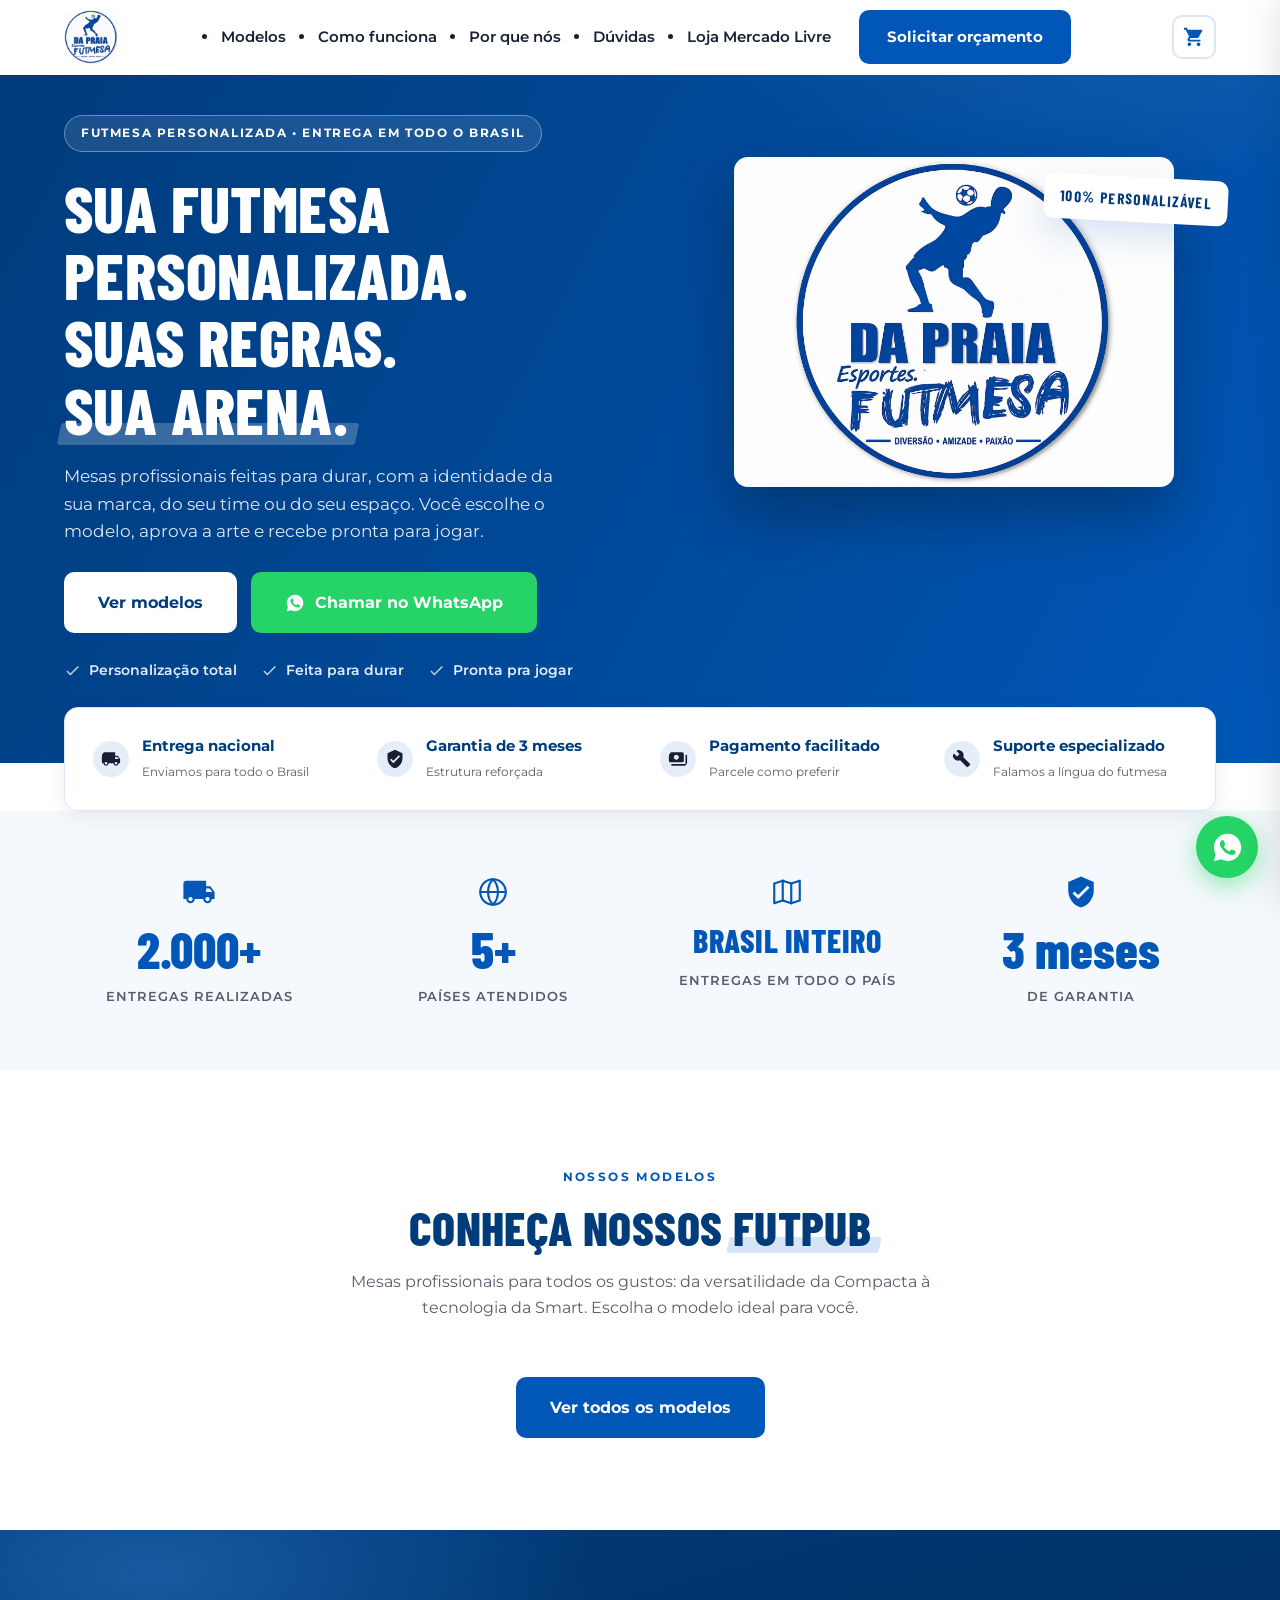
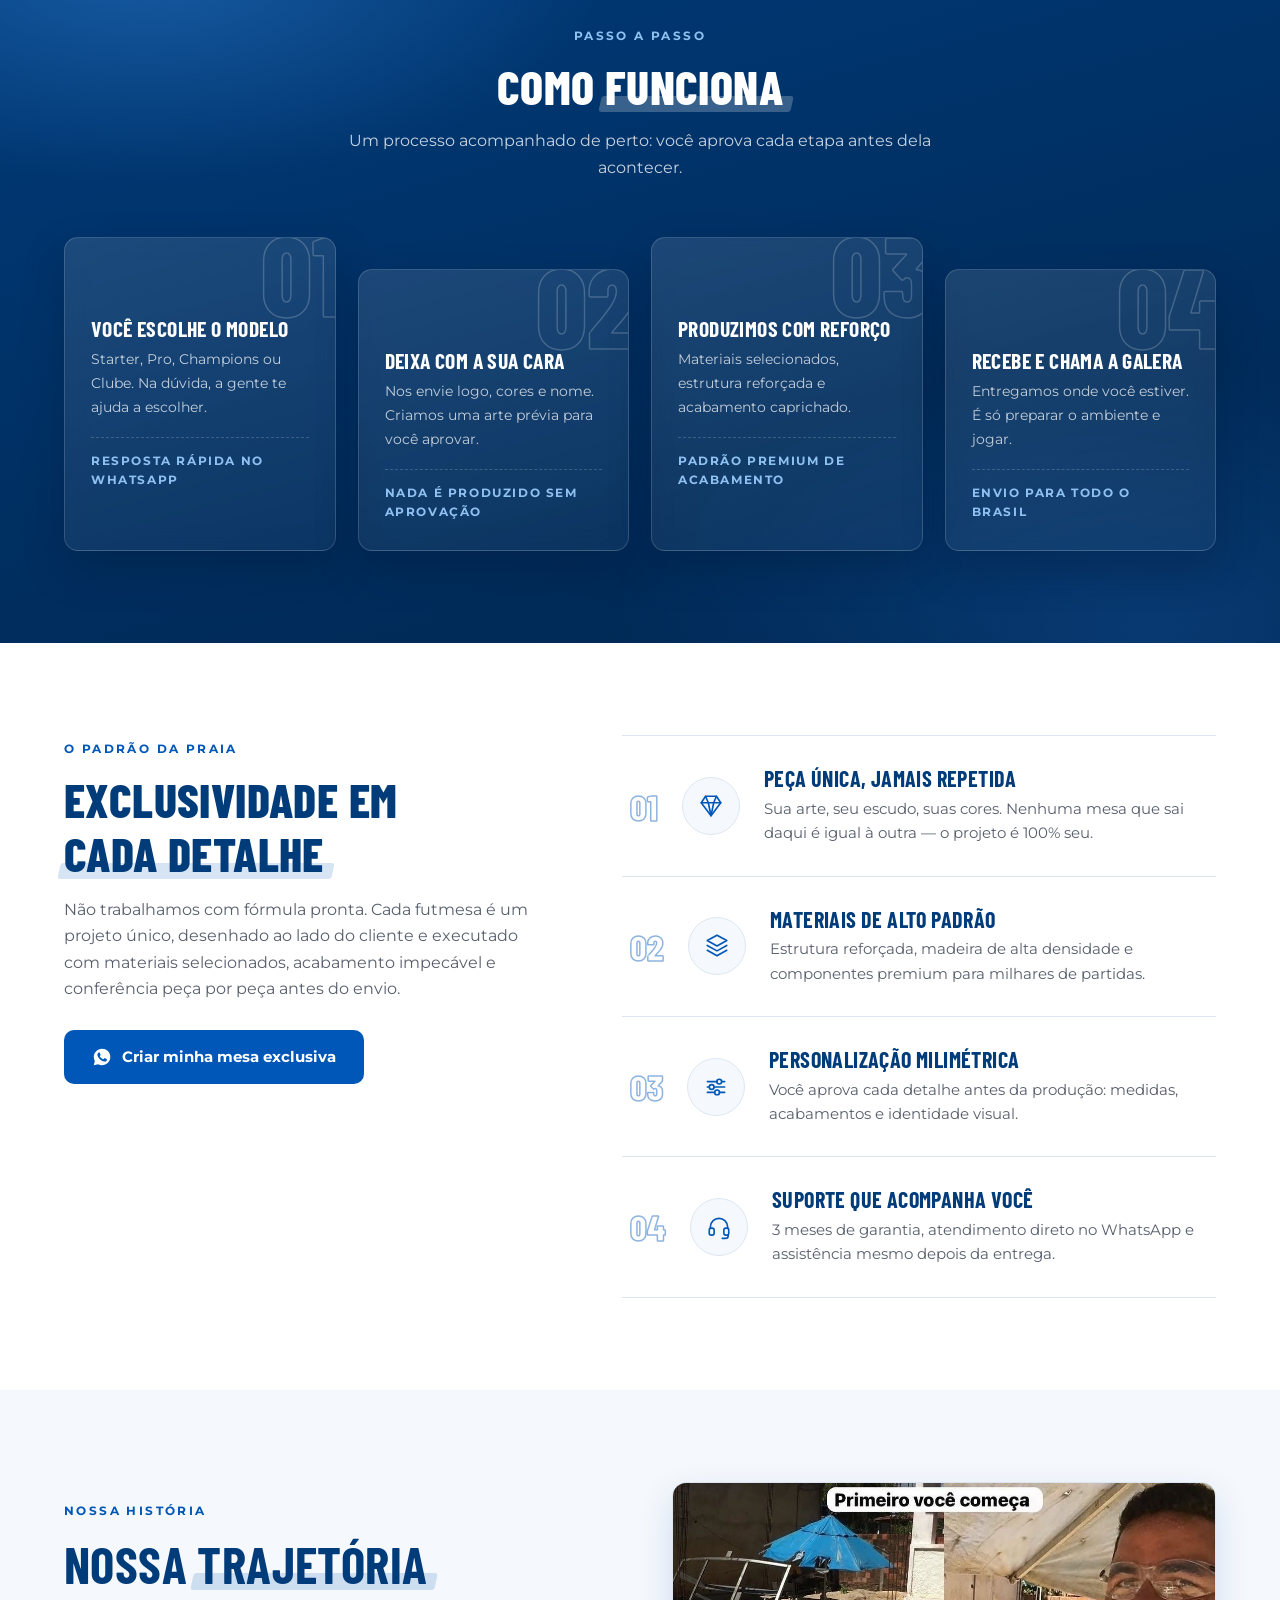
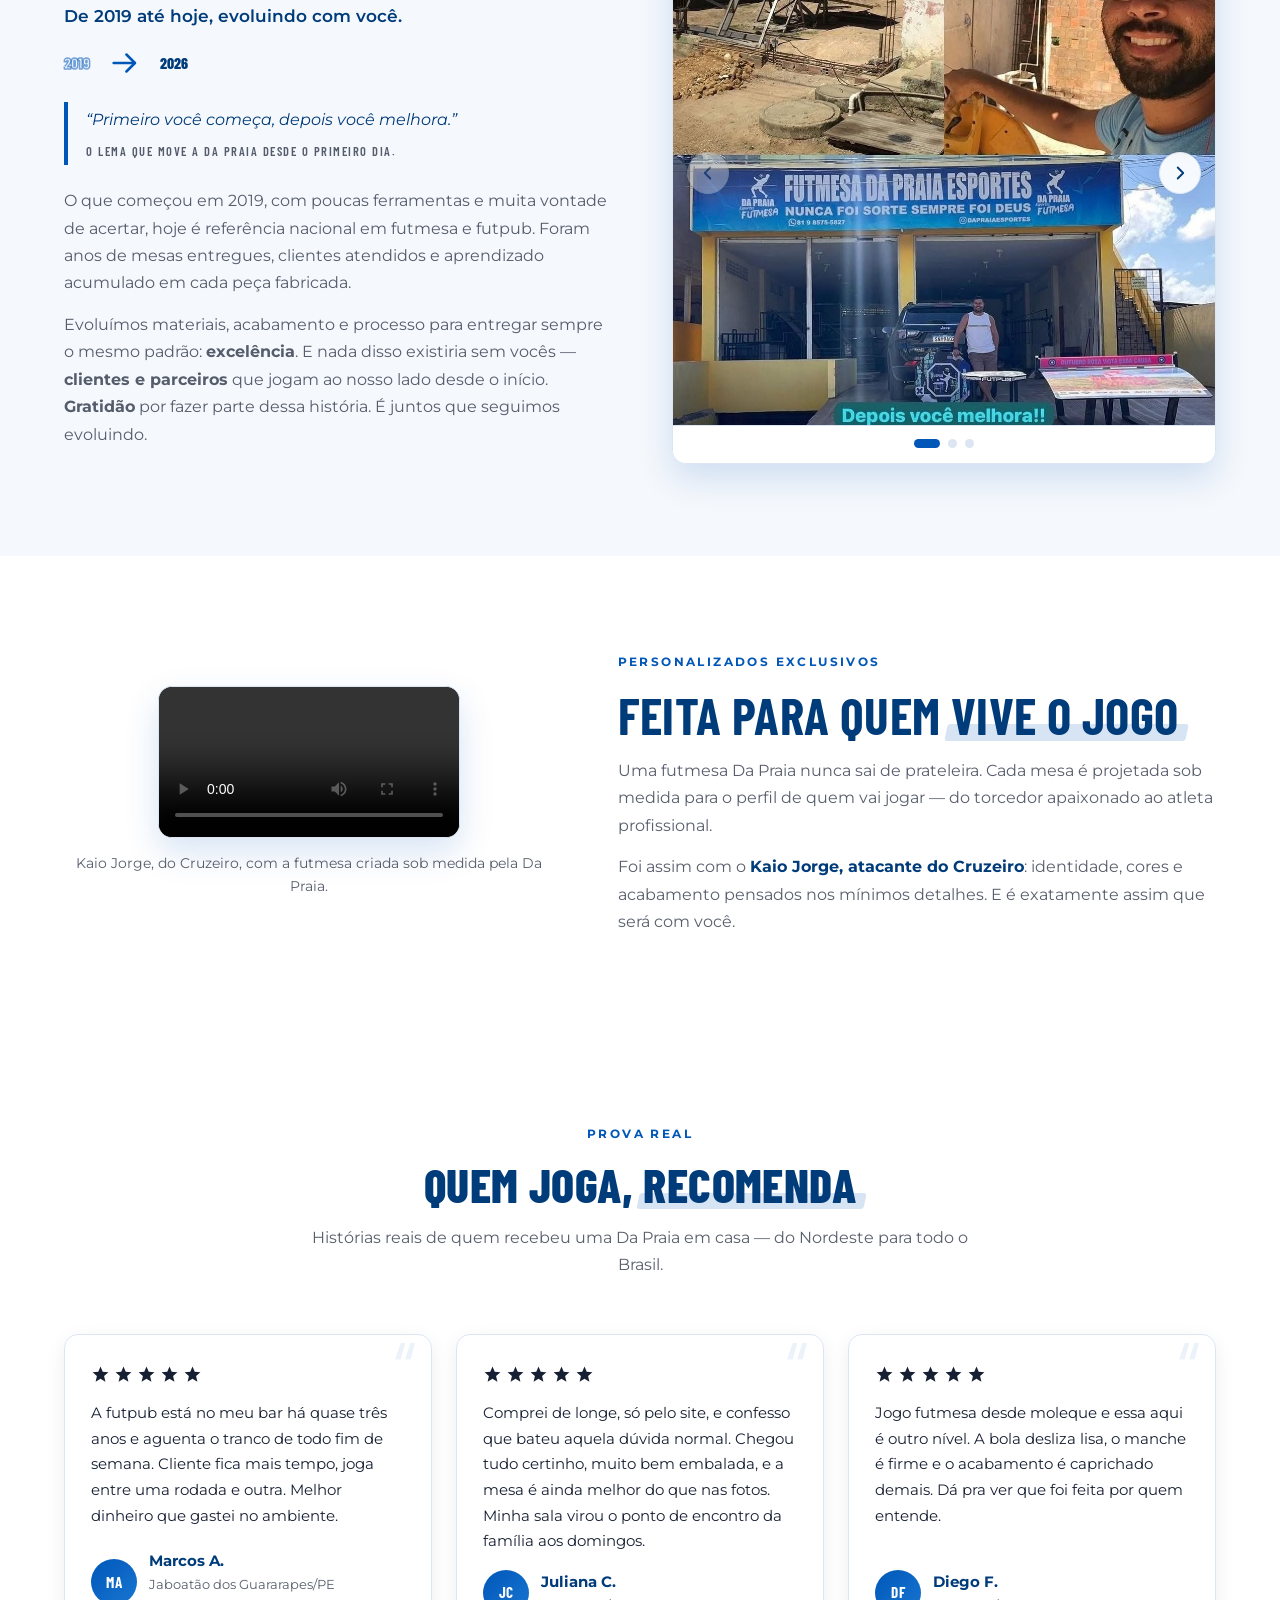
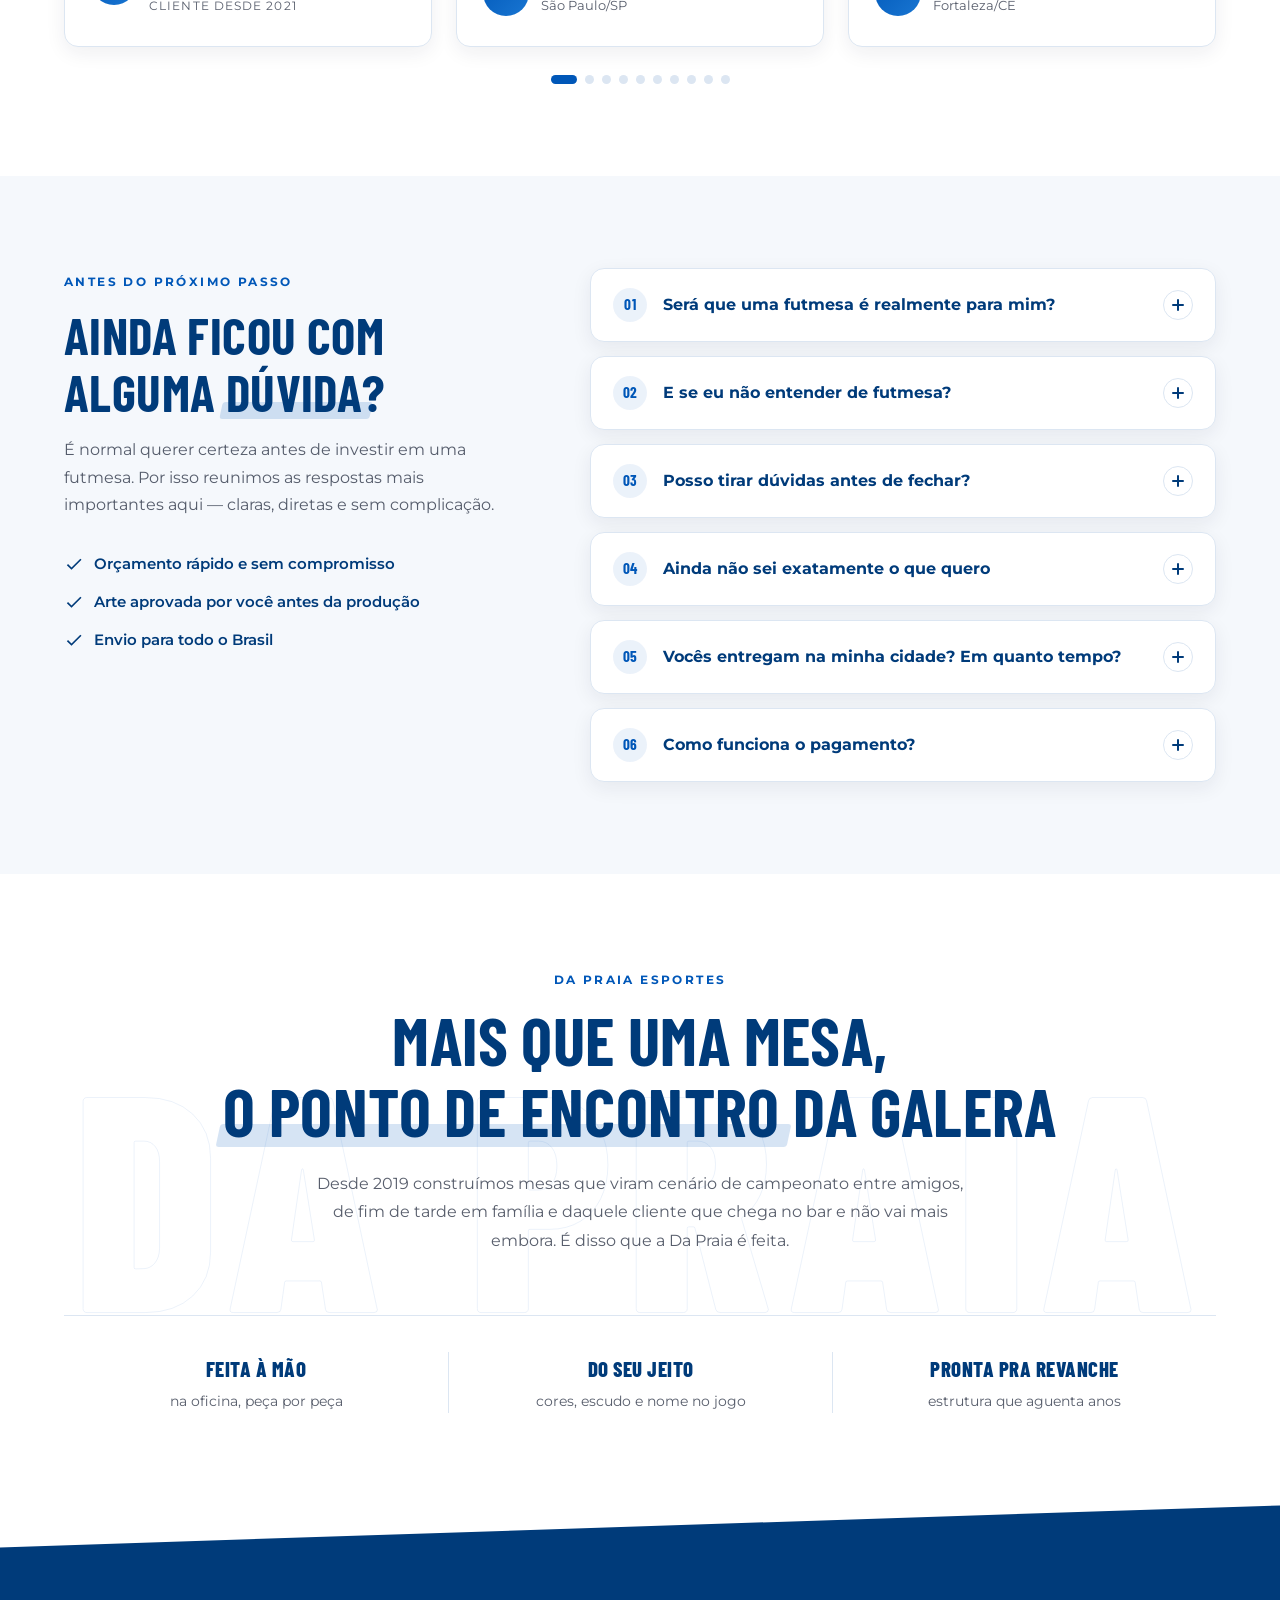
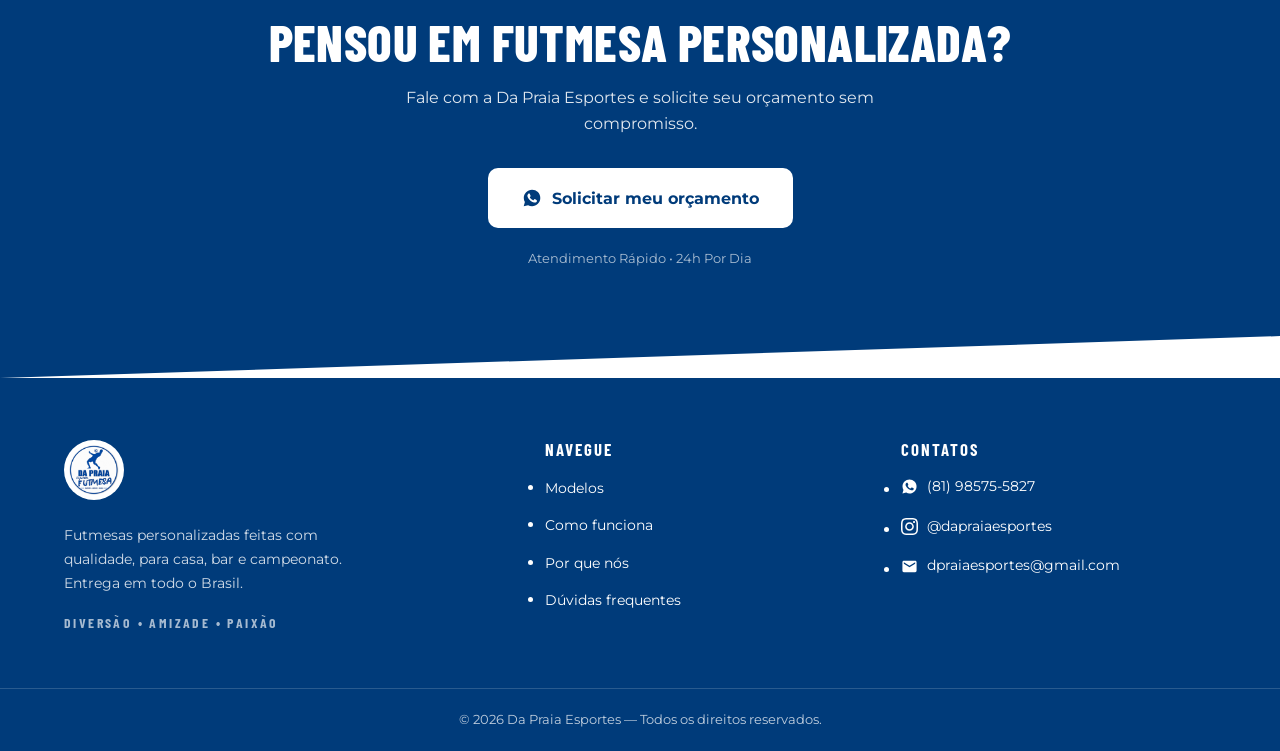
<file: index.html>
<!DOCTYPE html>
<html lang="pt-BR">
<head>
  <meta charset="UTF-8">
  <meta name="viewport" content="width=device-width, initial-scale=1.0">

  <!-- Da Praia Esportes — Futmesa -->
  <title>Da Praia Esportes | Futmesas Personalizadas — Entrega para todo o Brasil</title>
  <meta name="description" content="Futmesas profissionais e personalizadas para casa, bar e campeonato. Escolha seu modelo, personalize com suas cores e receba em casa. Entrega para todo o Brasil.">
  <meta name="referrer" content="strict-origin-when-cross-origin">
  <meta property="og:title" content="Da Praia Esportes | Futmesas Personalizadas">
  <meta property="og:description" content="Monte sua arena de futmesa. Modelos personalizados com entrega para todo o Brasil.">
  <meta property="og:type" content="website">
  <meta property="og:image" content="assets/img/og-cover.jpg">
  <meta property="og:locale" content="pt_BR">

  <!-- Favicon (gerado a partir do logo oficial) -->
  <link rel="icon" type="image/png" sizes="32x32" href="assets/favicon/favicon-32x32.png">
  <link rel="icon" type="image/png" sizes="16x16" href="assets/favicon/favicon-16x16.png">
  <link rel="icon" type="image/png" sizes="192x192" href="assets/favicon/favicon-192.png">
  <link rel="apple-touch-icon" sizes="180x180" href="assets/favicon/apple-touch-icon.png">

  <!-- Fontes -->
  <link rel="preconnect" href="https://fonts.googleapis.com">
  <link rel="preconnect" href="https://fonts.gstatic.com" crossorigin>
  <link href="https://fonts.googleapis.com/css2?family=Barlow+Condensed:wght@600;700;800&family=Montserrat:wght@400;500;600;700&display=swap" rel="stylesheet">

  <!-- Styles -->
  <link rel="stylesheet" href="css/reset.css">
  <link rel="stylesheet" href="css/variables.css">
  <link rel="stylesheet" href="css/style.css">
  <link rel="stylesheet" href="css/responsive.css">

  <!-- Scripts (order matters: config first, main last) -->
  <script src="js/config.js" defer></script>
  <script src="js/ui.js" defer></script>
  <script src="js/cart.js" defer></script>
  <script src="js/animations.js" defer></script>
  <script src="js/carousel.js" defer></script>
  <script src="js/main.js" defer></script>
</head>

<body>

  <!-- SVG icon sprite -->
  <svg xmlns="http://www.w3.org/2000/svg" style="display:none" aria-hidden="true">
    <symbol id="i-whatsapp" viewBox="0 0 24 24"><path fill="currentColor" d="M12.04 2c-5.46 0-9.91 4.45-9.91 9.91 0 1.75.46 3.45 1.32 4.95L2.05 22l5.25-1.38a9.87 9.87 0 0 0 4.74 1.21h.01c5.46 0 9.9-4.45 9.9-9.91 0-2.65-1.03-5.14-2.9-7.01A9.82 9.82 0 0 0 12.04 2Zm5.8 14.06c-.24.68-1.4 1.3-1.94 1.35-.52.05-1.02.24-3.44-.72-2.9-1.14-4.72-4.15-4.86-4.34-.14-.19-1.15-1.53-1.15-2.92 0-1.39.73-2.07.99-2.35.26-.28.57-.35.76-.35.19 0 .38 0 .55.01.18.01.41-.07.64.49.24.56.81 1.98.88 2.12.07.14.12.31.02.5-.09.19-.14.31-.28.48-.14.17-.29.37-.42.5-.14.14-.28.29-.12.57.16.28.71 1.17 1.53 1.9 1.05.94 1.94 1.23 2.22 1.37.28.14.44.12.61-.07.16-.19.7-.81.89-1.09.19-.28.38-.23.64-.14.26.09 1.65.78 1.93.92.28.14.47.21.54.33.07.11.07.66-.17 1.34Z"/></symbol>
    <symbol id="i-instagram" viewBox="0 0 24 24"><path fill="currentColor" d="M12 2.163c3.204 0 3.584.012 4.85.07 3.252.148 4.771 1.691 4.919 4.919.058 1.265.069 1.645.069 4.849 0 3.205-.012 3.584-.069 4.849-.149 3.225-1.664 4.771-4.919 4.919-1.266.058-1.644.07-4.85.07-3.204 0-3.584-.012-4.849-.07-3.26-.149-4.771-1.699-4.919-4.92-.058-1.265-.07-1.644-.07-4.849 0-3.204.013-3.583.07-4.849.149-3.227 1.664-4.771 4.919-4.919 1.266-.057 1.645-.069 4.849-.069zm0-2.163c-3.259 0-3.667.014-4.947.072-4.358.2-6.78 2.618-6.98 6.98-.059 1.281-.073 1.689-.073 4.948 0 3.259.014 3.668.072 4.948.2 4.358 2.618 6.78 6.98 6.98 1.281.058 1.689.072 4.948.072 3.259 0 3.668-.014 4.948-.072 4.354-.2 6.782-2.618 6.979-6.98.059-1.28.073-1.689.073-4.948 0-3.259-.014-3.667-.072-4.947-.196-4.354-2.617-6.78-6.979-6.98-1.281-.059-1.69-.073-4.949-.073zm0 5.838c-3.403 0-6.162 2.759-6.162 6.162s2.759 6.163 6.162 6.163 6.162-2.759 6.162-6.163c0-3.403-2.759-6.162-6.162-6.162zm0 10.162c-2.209 0-4-1.79-4-4 0-2.209 1.791-4 4-4s4 1.791 4 4c0 2.21-1.791 4-4 4zm6.406-11.845c-.796 0-1.441.645-1.441 1.44s.645 1.44 1.441 1.44c.795 0 1.439-.645 1.439-1.44s-.644-1.44-1.439-1.44z"/></symbol>
    <symbol id="i-email" viewBox="0 0 24 24"><path fill="currentColor" d="M20 4H4c-1.1 0-1.99.9-1.99 2L2 18c0 1.1.9 2 2 2h16c1.1 0 2-.9 2-2V6c0-1.1-.9-2-2-2zm0 4-8 5-8-5V6l8 5 8-5v2z"/></symbol>
    <symbol id="i-cart" viewBox="0 0 24 24"><path fill="currentColor" d="M7 18c-1.1 0-1.99.9-1.99 2S5.9 22 7 22s2-.9 2-2-.9-2-2-2zM1 2v2h2l3.6 7.59-1.35 2.45c-.16.28-.25.61-.25.96 0 1.1.9 2 2 2h12v-2H7.42c-.14 0-.25-.11-.25-.25l.03-.12.9-1.63h7.45c.75 0 1.41-.41 1.75-1.03l3.58-6.49c.08-.14.12-.31.12-.48 0-.55-.45-1-1-1H5.21l-.94-2H1zm16 16c-1.1 0-1.99.9-1.99 2s.89 2 1.99 2 2-.9 2-2-.9-2-2-2z"/></symbol>
    <symbol id="i-menu" viewBox="0 0 24 24"><path fill="currentColor" d="M3 18h18v-2H3v2zm0-5h18v-2H3v2zm0-7v2h18V6H3z"/></symbol>
    <symbol id="i-close" viewBox="0 0 24 24"><path fill="currentColor" d="M19 6.41 17.59 5 12 10.59 6.41 5 5 6.41 10.59 12 5 17.59 6.41 19 12 13.41 17.59 19 19 17.59 13.41 12z"/></symbol>
    <symbol id="i-check" viewBox="0 0 24 24"><path fill="currentColor" d="M9 16.17 4.83 12l-1.42 1.41L9 19 21 7l-1.41-1.41z"/></symbol>
    <symbol id="i-truck" viewBox="0 0 24 24"><path fill="currentColor" d="M20 8h-3V4H3c-1.1 0-2 .9-2 2v11h2c0 1.66 1.34 3 3 3s3-1.34 3-3h6c0 1.66 1.34 3 3 3s3-1.34 3-3h2v-5l-3-4zM6 18.5c-.83 0-1.5-.67-1.5-1.5s.67-1.5 1.5-1.5 1.5.67 1.5 1.5-.67 1.5-1.5 1.5zm13.5-9 1.96 2.5H17V9.5h2.5zm-1.5 9c-.83 0-1.5-.67-1.5-1.5s.67-1.5 1.5-1.5 1.5.67 1.5 1.5-.67 1.5-1.5 1.5z"/></symbol>
    <symbol id="i-shield" viewBox="0 0 24 24"><path fill="currentColor" d="M12 1 3 5v6c0 5.55 3.84 10.74 9 12 5.16-1.26 9-6.45 9-12V5l-9-4zm-2 16-4-4 1.41-1.41L10 14.17l6.59-6.59L18 9l-8 8z"/></symbol>
    <symbol id="i-star" viewBox="0 0 24 24"><path fill="currentColor" d="m12 17.27 6.18 3.73-1.64-7.03L22 9.24l-7.19-.61L12 2 9.19 8.63 2 9.24l5.46 4.73L5.82 21z"/></symbol>
    <symbol id="i-card" viewBox="0 0 24 24"><path fill="currentColor" d="M19 14V6c0-1.1-.9-2-2-2H3c-1.1 0-2 .9-2 2v8c0 1.1.9 2 2 2h14c1.1 0 2-.9 2-2zm-9-1c-1.66 0-3-1.34-3-3s1.34-3 3-3 3 1.34 3 3-1.34 3-3 3zm13-6v11c0 1.1-.9 2-2 2H4v-2h17V7h2z"/></symbol>
    <symbol id="i-tools" viewBox="0 0 24 24"><path fill="currentColor" d="M22.7 19l-9.1-9.1c.9-2.3.4-5-1.5-6.9-2-2-5-2.4-7.4-1.3L9 6 6 9 1.6 4.7C.4 7.1.9 10.1 2.9 12.1c1.9 1.9 4.6 2.4 6.9 1.5l9.1 9.1c.4.4 1 .4 1.4 0l2.3-2.3c.5-.4.5-1.1.1-1.4z"/></symbol>

    <!-- Premium line icons -->
    <symbol id="i-diamond" viewBox="0 0 24 24"><g fill="none" stroke="currentColor" stroke-width="1.5" stroke-linecap="round" stroke-linejoin="round"><path d="M7 3h10l4 6-9 12L3 9l4-6Z"/><path d="M3 9h18"/><path d="M7 3l2.5 6L12 21M17 3l-2.5 6L12 21"/></g></symbol>
    <symbol id="i-layers" viewBox="0 0 24 24"><g fill="none" stroke="currentColor" stroke-width="1.5" stroke-linecap="round" stroke-linejoin="round"><path d="m12 2 9 5-9 5-9-5 9-5Z"/><path d="m3 11.5 9 5 9-5"/><path d="m3 16 9 5 9-5"/></g></symbol>
    <symbol id="i-sliders" viewBox="0 0 24 24"><g fill="none" stroke="currentColor" stroke-width="1.5" stroke-linecap="round"><path d="M4 7h8.8M17.2 7H20"/><circle cx="15" cy="7" r="2.2"/><path d="M4 12h1.8M10.2 12H20"/><circle cx="8" cy="12" r="2.2"/><path d="M4 17h6.8M15.2 17H20"/><circle cx="13" cy="17" r="2.2"/></g></symbol>
    <symbol id="i-headset" viewBox="0 0 24 24"><g fill="none" stroke="currentColor" stroke-width="1.5" stroke-linecap="round" stroke-linejoin="round"><path d="M4 13v-1a8 8 0 0 1 16 0v1"/><rect x="3" y="13" width="4.5" height="6.5" rx="1.8"/><rect x="16.5" y="13" width="4.5" height="6.5" rx="1.8"/><path d="M20.5 19.5v.5a2.5 2.5 0 0 1-2.5 2.5h-3"/></g></symbol>
    <symbol id="i-globe" viewBox="0 0 24 24"><g fill="none" stroke="currentColor" stroke-width="1.5" stroke-linecap="round" stroke-linejoin="round"><circle cx="12" cy="12" r="9"/><path d="M3 12h18"/><path d="M12 3c-2.5 2.6-3.5 5.6-3.5 9S9.5 18.4 12 21c2.5-2.6 3.5-5.6 3.5-9S14.5 5.6 12 3Z"/></g></symbol>
    <symbol id="i-map" viewBox="0 0 24 24"><g fill="none" stroke="currentColor" stroke-width="1.5" stroke-linecap="round" stroke-linejoin="round"><path d="M9 4 3 6v14l6-2 6 2 6-2V4l-6 2-6-2Z"/><path d="M9 4v14M15 6v14"/></g></symbol>

    <!-- Journey icons -->
    <symbol id="i-chevron-left" viewBox="0 0 24 24"><path fill="none" stroke="currentColor" stroke-width="2" stroke-linecap="round" stroke-linejoin="round" d="m14.5 6-6 6 6 6"/></symbol>
    <symbol id="i-chevron-right" viewBox="0 0 24 24"><path fill="none" stroke="currentColor" stroke-width="2" stroke-linecap="round" stroke-linejoin="round" d="m9.5 6 6 6-6 6"/></symbol>
    <symbol id="i-arrow-right" viewBox="0 0 24 24"><g fill="none" stroke="currentColor" stroke-width="1.8" stroke-linecap="round" stroke-linejoin="round"><path d="M4 12h15"/><path d="m13 6 6 6-6 6"/></g></symbol>

    <!-- Mercado Livre hand/smile mark -->
    <symbol id="i-ml" viewBox="0 0 24 24"><path d="M5 15c0-4 3-7.5 7-9.5 4 2 7 5.5 7 9.5" stroke="currentColor" stroke-width="2" fill="none" stroke-linecap="round"/><circle cx="12" cy="16" r="1.5" fill="currentColor"/></symbol>
  </svg>

  <!-- Header -->
  <header class="header" id="site-header">
    <div class="container header__inner">

      <a href="#inicio" class="logo" aria-label="Da Praia Esportes">
        <img src="assets/img/logo/logo.png" alt="Da Praia Esportes" class="logo__img">
      </a>

      <nav class="nav" id="nav" aria-label="Menu principal">
        <ul>
          <li><a href="modelos-futpub.html">Modelos</a></li>
          <li><a href="#como-funciona">Como funciona</a></li>
          <li><a href="#porque">Por que nós</a></li>
          <li><a href="#faq">Dúvidas</a></li>
          <li><a href="https://www.mercadolivre.com.br/pagina/oro8zvaj"
                 target="_blank"
                 rel="noopener noreferrer">Loja Mercado Livre</a></li>
        </ul>
        <a href="#" class="btn btn-primary nav__cta"
           data-contact="whatsapp"
           data-message="Olá! Estou procurando uma futmesa personalizada. Podem me ajudar?">
          Solicitar orçamento
        </a>
      </nav>

      <div class="header__actions">
        <button type="button" class="cart-btn" data-cart-open aria-label="Abrir meu orçamento">
          <svg aria-hidden="true"><use href="#i-cart"></use></svg>
          <span class="cart-btn__badge" data-cart-badge hidden>0</span>
        </button>
        <button type="button" class="nav-toggle" data-menu-toggle
                aria-label="Abrir menu" aria-expanded="false" aria-controls="nav">
          <svg class="icon-open" aria-hidden="true"><use href="#i-menu"></use></svg>
          <svg class="icon-close" aria-hidden="true"><use href="#i-close"></use></svg>
        </button>
      </div>
    </div>
  </header>

  <main>

    <!-- Hero -->
    <section class="hero" id="inicio">
      <div class="container hero__grid">

        <div class="hero-content reveal">
          <span class="hero__badge">FUTMESA PERSONALIZADA • ENTREGA EM TODO O BRASIL</span>

          <h1>SUA FUTMESA PERSONALIZADA.<br>SUAS REGRAS.<br><span class="highlight highlight-light">SUA ARENA.</span></h1>

          <p class="hero-text">
            Mesas profissionais feitas para durar, com a identidade da sua marca, do seu time
            ou do seu espaço. Você escolhe o modelo, aprova a arte e recebe pronta para jogar.
          </p>

          <div class="hero-actions">
            <a href="modelos-futpub.html" class="btn btn-white btn-lg">Ver modelos</a>
            <a href="#" class="btn btn-whatsapp btn-lg"
               data-contact="whatsapp"
               data-message="Olá! Tenho interesse em uma futmesa personalizada. Podem me passar valores e prazo de produção?">
              <svg aria-hidden="true"><use href="#i-whatsapp"></use></svg> Chamar no WhatsApp
            </a>
          </div>

          <ul class="hero-chips">
            <li><svg aria-hidden="true"><use href="#i-check"></use></svg> Personalização total</li>
            <li><svg aria-hidden="true"><use href="#i-check"></use></svg> Feita para durar</li>
            <li><svg aria-hidden="true"><use href="#i-check"></use></svg> Pronta pra jogar</li>
          </ul>
        </div>

        <div class="hero__visual reveal">
          <img src="assets/img/logo/logo.png"
               alt="Logo da Da Praia Esportes"
               class="hero-image" width="640" height="480" loading="eager" decoding="async">
          <span class="hero-tag">100% PERSONALIZÁVEL</span>
        </div>
      </div>
    </section>

    <!-- USP bar -->
    <div class="container">
      <div class="usp-bar reveal">
        <div class="usp-bar__item">
          <svg aria-hidden="true"><use href="#i-truck"></use></svg>
          <div><strong>Entrega nacional</strong><span>Enviamos para todo o Brasil</span></div>
        </div>
        <div class="usp-bar__item">
          <svg aria-hidden="true"><use href="#i-shield"></use></svg>
          <div><strong>Garantia de 3 meses</strong><span>Estrutura reforçada</span></div>
        </div>
        <div class="usp-bar__item">
          <svg aria-hidden="true"><use href="#i-card"></use></svg>
          <div><strong>Pagamento facilitado</strong><span>Parcele como preferir</span></div>
        </div>
        <div class="usp-bar__item">
          <svg aria-hidden="true"><use href="#i-tools"></use></svg>
          <div><strong>Suporte especializado</strong><span>Falamos a língua do futmesa</span></div>
        </div>
      </div>
    </div>

    <!-- Stats -->
    <section class="stats">
      <div class="container stats-grid">
        <div class="stat reveal">
          <svg aria-hidden="true"><use href="#i-truck"></use></svg>
          <strong data-count="2000" data-suffix="+">0+</strong>
          <span>Entregas realizadas</span>
        </div>
        <div class="stat reveal">
          <svg aria-hidden="true"><use href="#i-globe"></use></svg>
          <strong data-count="5" data-suffix="+">0+</strong>
          <span>Países atendidos</span>
        </div>
        <div class="stat reveal">
          <svg aria-hidden="true"><use href="#i-map"></use></svg>
          <strong class="stat__text">Brasil inteiro</strong>
          <span>Entregas em todo o país</span>
        </div>
        <div class="stat reveal">
          <svg aria-hidden="true"><use href="#i-shield"></use></svg>
          <strong data-count="3" data-suffix=" meses">0 meses</strong>
          <span>De garantia</span>
        </div>
      </div>
    </section>

    <!-- FUTPUB preview -->
    <section class="section" id="modelos">
      <div class="container">
        <header class="section-header reveal">
          <span class="eyebrow">NOSSOS MODELOS</span>
          <h2>CONHEÇA NOSSOS <span class="highlight">FUTPUB</span></h2>
          <p>Mesas profissionais para todos os gustos: da versatilidade da Compacta à tecnologia da Smart. Escolha o modelo ideal para você.</p>
        </header>

        <div style="text-align:center;margin-top:36px" class="reveal">
          <a href="modelos-futpub.html" class="btn btn-primary btn-lg">Ver todos os modelos</a>
        </div>
      </div>
    </section>

    <!-- How it works -->
    <section class="section section-night" id="como-funciona">
      <div class="container">
        <header class="section-header reveal">
          <span class="eyebrow">PASSO A PASSO</span>
          <h2>COMO <span class="highlight highlight-light">FUNCIONA</span></h2>
          <p>Um processo acompanhado de perto: você aprova cada etapa antes dela acontecer.</p>
        </header>

        <ol class="flow">
          <li class="flow-step reveal">
            <span class="flow-step__num" aria-hidden="true">01</span>
            <h3>Você escolhe o modelo</h3>
            <p>Starter, Pro, Champions ou Clube. Na dúvida, a gente te ajuda a escolher.</p>
            <span class="flow-step__meta">Resposta rápida no WhatsApp</span>
          </li>
          <li class="flow-step reveal">
            <span class="flow-step__num" aria-hidden="true">02</span>
            <h3>Deixa com a sua cara</h3>
            <p>Nos envie logo, cores e nome. Criamos uma arte prévia para você aprovar.</p>
            <span class="flow-step__meta">Nada é produzido sem aprovação</span>
          </li>
          <li class="flow-step reveal">
            <span class="flow-step__num" aria-hidden="true">03</span>
            <h3>Produzimos com reforço</h3>
            <p>Materiais selecionados, estrutura reforçada e acabamento caprichado.</p>
            <span class="flow-step__meta">Padrão premium de acabamento</span>
          </li>
          <li class="flow-step reveal">
            <span class="flow-step__num" aria-hidden="true">04</span>
            <h3>Recebe e chama a galera</h3>
            <p>Entregamos onde você estiver. É só preparar o ambiente e jogar.</p>
            <span class="flow-step__meta">Envio para todo o Brasil</span>
          </li>
        </ol>
      </div>
    </section>

    <!-- Why us -->
    <section class="section" id="porque">
      <div class="container why__grid">

        <header class="why-intro reveal">
          <span class="eyebrow">O PADRÃO DA PRAIA</span>
          <h2>EXCLUSIVIDADE EM<br><span class="highlight">CADA DETALHE</span></h2>
          <p>
            Não trabalhamos com fórmula pronta. Cada futmesa é um projeto único,
            desenhado ao lado do cliente e executado com materiais selecionados,
            acabamento impecável e conferência peça por peça antes do envio.
          </p>
          <a href="#" class="btn btn-primary"
             data-contact="whatsapp"
             data-message="Olá! Vi o trabalho de vocês e quero montar uma futmesa personalizada. Como funciona o processo?">
            <svg aria-hidden="true"><use href="#i-whatsapp"></use></svg>
            Criar minha mesa exclusiva
          </a>
        </header>

        <ul class="why-list">
          <li class="why-item reveal">
            <span class="why-item__number">01</span>
            <span class="why-item__icon"><svg aria-hidden="true"><use href="#i-diamond"></use></svg></span>
            <div class="why-item__body">
              <h3>Peça única, jamais repetida</h3>
              <p>Sua arte, seu escudo, suas cores. Nenhuma mesa que sai daqui é igual à outra — o projeto é 100% seu.</p>
            </div>
          </li>
          <li class="why-item reveal">
            <span class="why-item__number">02</span>
            <span class="why-item__icon"><svg aria-hidden="true"><use href="#i-layers"></use></svg></span>
            <div class="why-item__body">
              <h3>Materiais de alto padrão</h3>
              <p>Estrutura reforçada, madeira de alta densidade e componentes premium para milhares de partidas.</p>
            </div>
          </li>
          <li class="why-item reveal">
            <span class="why-item__number">03</span>
            <span class="why-item__icon"><svg aria-hidden="true"><use href="#i-sliders"></use></svg></span>
            <div class="why-item__body">
              <h3>Personalização milimétrica</h3>
              <p>Você aprova cada detalhe antes da produção: medidas, acabamentos e identidade visual.</p>
            </div>
          </li>
          <li class="why-item reveal">
            <span class="why-item__number">04</span>
            <span class="why-item__icon"><svg aria-hidden="true"><use href="#i-headset"></use></svg></span>
            <div class="why-item__body">
              <h3>Suporte que acompanha você</h3>
              <p>3 meses de garantia, atendimento direto no WhatsApp e assistência mesmo depois da entrega.</p>
            </div>
          </li>
        </ul>
      </div>
    </section>

    <!-- Our journey -->
    <section class="section section-gray" id="trajetoria">
      <div class="container story__grid">

        <header class="story-intro reveal">
          <span class="eyebrow">NOSSA HISTÓRIA</span>
          <h2>NOSSA <span class="highlight">TRAJETÓRIA</span></h2>
          <p class="story-intro__lead">De 2019 até hoje, evoluindo com você.</p>

          <p class="story-years" aria-label="Da fundação em 2019 até 2026">
            <span class="story-years__from">2019</span>
            <svg aria-hidden="true"><use href="#i-arrow-right"></use></svg>
            <span class="story-years__to">2026</span>
          </p>

          <blockquote class="story-quote">
            “Primeiro você começa, depois você melhora.”
            <footer>O lema que move a Da Praia desde o primeiro dia.</footer>
          </blockquote>

          <p>
            O que começou em 2019, com poucas ferramentas e muita vontade de
            acertar, hoje é referência nacional em futmesa e futpub. Foram anos
            de mesas entregues, clientes atendidos e aprendizado acumulado em
            cada peça fabricada.
          </p>
          <p>
            Evoluímos materiais, acabamento e processo para entregar sempre o
            mesmo padrão: <strong>excelência</strong>. E nada disso existiria sem vocês —
            <strong>clientes e parceiros</strong> que jogam ao nosso lado desde o início.
            <strong>Gratidão</strong> por fazer parte dessa história. É juntos que seguimos
            evoluindo.
          </p>
        </header>

        <div class="story-media reveal">
          <div class="carousel" id="story-carousel" aria-roledescription="carrossel" aria-label="Fotos da trajetória da Da Praia">
            <div class="carousel__track">
              <figure class="carousel__slide">
                <img src="assets/img/produtos/ft1.png" alt="Futmesa produzida pela Da Praia no início da trajetória" width="1080" height="1077" loading="lazy" decoding="async">
              </figure>
              <figure class="carousel__slide">
                <img src="assets/img/produtos/ft2.png" alt="Futpub da Da Praia em destaque na oficina" width="1170" height="1170" loading="lazy" decoding="async">
              </figure>
              <figure class="carousel__slide">
                <img src="assets/img/produtos/ft3.png" alt="Detalhes do acabamento das mesas Da Praia" width="1170" height="1170" loading="lazy" decoding="async">
              </figure>
              <!-- Adicione aqui o slide 4 quando a foto produtos/ft4 estiver disponível -->
            </div>

            <button type="button" class="carousel__arrow carousel__arrow--prev" data-carousel-prev aria-label="Foto anterior">
              <svg aria-hidden="true"><use href="#i-chevron-left"></use></svg>
            </button>
            <button type="button" class="carousel__arrow carousel__arrow--next" data-carousel-next aria-label="Próxima foto">
              <svg aria-hidden="true"><use href="#i-chevron-right"></use></svg>
            </button>

            <div class="carousel__dots" data-carousel-dots></div>
          </div>
        </div>

      </div>
    </section>

    <!-- Featured custom work -->
    <section class="section" id="personalizados">
      <div class="container feature-video__grid">

        <figure class="feature-video reveal">
          <div class="feature-video__frame">
            <video controls preload="metadata" playsinline src="assets/videos/kaio-jorge.mp4"></video>
          </div>
          <figcaption>Kaio Jorge, do Cruzeiro, com a futmesa criada sob medida pela Da Praia.</figcaption>
        </figure>

        <header class="feature-video__intro reveal">
          <span class="eyebrow">PERSONALIZADOS EXCLUSIVOS</span>
          <h2>FEITA PARA QUEM <span class="highlight">VIVE O JOGO</span></h2>
          <p>
            Uma futmesa Da Praia nunca sai de prateleira. Cada mesa é projetada
            sob medida para o perfil de quem vai jogar — do torcedor apaixonado
            ao atleta profissional.
          </p>
          <p>
            Foi assim com o <strong>Kaio Jorge, atacante do Cruzeiro</strong>:
            identidade, cores e acabamento pensados nos mínimos detalhes. E é
            exatamente assim que será com você.
          </p>
        </header>

      </div>
    </section>

    <!-- Testimonials -->
    <section class="section" id="depoimentos">
      <div class="container">
        <header class="section-header reveal">
          <span class="eyebrow">PROVA REAL</span>
          <h2>QUEM JOGA, <span class="highlight">RECOMENDA</span></h2>
          <p>Histórias reais de quem recebeu uma Da Praia em casa — do Nordeste para todo o Brasil.</p>
        </header>

        <div class="tcarousel reveal">
          <ul class="tcarousel__grid" data-tcarousel-grid>
              <li class="testimonial-card">
                <div class="stars" aria-label="Avaliação: 5 de 5 estrelas">
                  <svg aria-hidden="true"><use href="#i-star"></use></svg>
                  <svg aria-hidden="true"><use href="#i-star"></use></svg>
                  <svg aria-hidden="true"><use href="#i-star"></use></svg>
                  <svg aria-hidden="true"><use href="#i-star"></use></svg>
                  <svg aria-hidden="true"><use href="#i-star"></use></svg>
                </div>
                <blockquote>A futpub está no meu bar há quase três anos e aguenta o tranco de todo fim de semana. Cliente fica mais tempo, joga entre uma rodada e outra. Melhor dinheiro que gastei no ambiente.</blockquote>
                <div class="testimonial-card__footer">
                  <span class="avatar">MA</span>
                  <div>
                    <strong>Marcos A.</strong>
                    <span>Jaboatão dos Guararapes/PE</span>
                    <span class="testimonial-card__since">Cliente desde 2021</span>
                  </div>
                </div>
              </li>

              <li class="testimonial-card">
                <div class="stars" aria-label="Avaliação: 5 de 5 estrelas">
                  <svg aria-hidden="true"><use href="#i-star"></use></svg>
                  <svg aria-hidden="true"><use href="#i-star"></use></svg>
                  <svg aria-hidden="true"><use href="#i-star"></use></svg>
                  <svg aria-hidden="true"><use href="#i-star"></use></svg>
                  <svg aria-hidden="true"><use href="#i-star"></use></svg>
                </div>
                <blockquote>Comprei de longe, só pelo site, e confesso que bateu aquela dúvida normal. Chegou tudo certinho, muito bem embalada, e a mesa é ainda melhor do que nas fotos. Minha sala virou o ponto de encontro da família aos domingos.</blockquote>
                <div class="testimonial-card__footer">
                  <span class="avatar">JC</span>
                  <div>
                    <strong>Juliana C.</strong>
                    <span>São Paulo/SP</span>
                  </div>
                </div>
              </li>

              <li class="testimonial-card">
                <div class="stars" aria-label="Avaliação: 5 de 5 estrelas">
                  <svg aria-hidden="true"><use href="#i-star"></use></svg>
                  <svg aria-hidden="true"><use href="#i-star"></use></svg>
                  <svg aria-hidden="true"><use href="#i-star"></use></svg>
                  <svg aria-hidden="true"><use href="#i-star"></use></svg>
                  <svg aria-hidden="true"><use href="#i-star"></use></svg>
                </div>
                <blockquote>Jogo futmesa desde moleque e essa aqui é outro nível. A bola desliza lisa, o manche é firme e o acabamento é caprichado demais. Dá pra ver que foi feita por quem entende.</blockquote>
                <div class="testimonial-card__footer">
                  <span class="avatar">DF</span>
                  <div>
                    <strong>Diego F.</strong>
                    <span>Fortaleza/CE</span>
                  </div>
                </div>
              </li>

              <li class="testimonial-card">
                <div class="stars" aria-label="Avaliação: 5 de 5 estrelas">
                  <svg aria-hidden="true"><use href="#i-star"></use></svg>
                  <svg aria-hidden="true"><use href="#i-star"></use></svg>
                  <svg aria-hidden="true"><use href="#i-star"></use></svg>
                  <svg aria-hidden="true"><use href="#i-star"></use></svg>
                  <svg aria-hidden="true"><use href="#i-star"></use></svg>
                </div>
                <blockquote>O atendimento foi o que me ganhou. Tirei um monte de dúvida no WhatsApp antes de fechar e ninguém me apressou em momento nenhum. A mesa chegou em Campina dentro do prazo combinado.</blockquote>
                <div class="testimonial-card__footer">
                  <span class="avatar">RM</span>
                  <div>
                    <strong>Rafael M.</strong>
                    <span>Campina Grande/PB</span>
                  </div>
                </div>
              </li>

              <li class="testimonial-card">
                <div class="stars" aria-label="Avaliação: 5 de 5 estrelas">
                  <svg aria-hidden="true"><use href="#i-star"></use></svg>
                  <svg aria-hidden="true"><use href="#i-star"></use></svg>
                  <svg aria-hidden="true"><use href="#i-star"></use></svg>
                  <svg aria-hidden="true"><use href="#i-star"></use></svg>
                  <svg aria-hidden="true"><use href="#i-star"></use></svg>
                </div>
                <blockquote>Presenteiei meu marido nos 40 anos e foi aquele sucesso. Ele escolheu o escudo do time dele pra tampa e ficou um luxo. Todo mundo que visita em casa pergunta onde comprou.</blockquote>
                <div class="testimonial-card__footer">
                  <span class="avatar">CM</span>
                  <div>
                    <strong>Carla Menezes</strong>
                    <span>Maceió/AL</span>
                  </div>
                </div>
              </li>

              <li class="testimonial-card">
                <div class="stars" aria-label="Avaliação: 5 de 5 estrelas">
                  <svg aria-hidden="true"><use href="#i-star"></use></svg>
                  <svg aria-hidden="true"><use href="#i-star"></use></svg>
                  <svg aria-hidden="true"><use href="#i-star"></use></svg>
                  <svg aria-hidden="true"><use href="#i-star"></use></svg>
                  <svg aria-hidden="true"><use href="#i-star"></use></svg>
                </div>
                <blockquote>Mesa pesada, sólida, dá pra sentir a qualidade no toque. Montei em menos de uma hora com o vídeo que eles mandam. Zero arrependimento.</blockquote>
                <div class="testimonial-card__footer">
                  <span class="avatar">TR</span>
                  <div>
                    <strong>Thiago R.</strong>
                    <span>Belo Horizonte/MG</span>
                  </div>
                </div>
              </li>

              <li class="testimonial-card">
                <div class="stars" aria-label="Avaliação: 5 de 5 estrelas">
                  <svg aria-hidden="true"><use href="#i-star"></use></svg>
                  <svg aria-hidden="true"><use href="#i-star"></use></svg>
                  <svg aria-hidden="true"><use href="#i-star"></use></svg>
                  <svg aria-hidden="true"><use href="#i-star"></use></svg>
                  <svg aria-hidden="true"><use href="#i-star"></use></svg>
                </div>
                <blockquote>Compro com eles desde o começo, lá de 2019. Já foram três mesas: uma minha e duas de presente. O trabalho só melhorou — e olha que a primeira já era ótima.</blockquote>
                <div class="testimonial-card__footer">
                  <span class="avatar">GN</span>
                  <div>
                    <strong>Gustavo N.</strong>
                    <span>Recife/PE</span>
                    <span class="testimonial-card__since">Cliente desde 2019</span>
                  </div>
                </div>
              </li>

              <li class="testimonial-card">
                <div class="stars" aria-label="Avaliação: 5 de 5 estrelas">
                  <svg aria-hidden="true"><use href="#i-star"></use></svg>
                  <svg aria-hidden="true"><use href="#i-star"></use></svg>
                  <svg aria-hidden="true"><use href="#i-star"></use></svg>
                  <svg aria-hidden="true"><use href="#i-star"></use></svg>
                  <svg aria-hidden="true"><use href="#i-star"></use></svg>
                </div>
                <blockquote>Chegou antes do prazo e super bem protegida. Meu pai se emocionou quando viu o nome dele gravado na mesa. Sério mesmo. Obrigada pelo cuidado com os detalhes.</blockquote>
                <div class="testimonial-card__footer">
                  <span class="avatar">BS</span>
                  <div>
                    <strong>Bianca S.</strong>
                    <span>Natal/RN</span>
                  </div>
                </div>
              </li>

              <li class="testimonial-card">
                <div class="stars" aria-label="Avaliação: 5 de 5 estrelas">
                  <svg aria-hidden="true"><use href="#i-star"></use></svg>
                  <svg aria-hidden="true"><use href="#i-star"></use></svg>
                  <svg aria-hidden="true"><use href="#i-star"></use></svg>
                  <svg aria-hidden="true"><use href="#i-star"></use></svg>
                  <svg aria-hidden="true"><use href="#i-star"></use></svg>
                </div>
                <blockquote>A mesa trabalha duro em evento e, depois de tanta gente batendo nela, continua inteira e bonita. É daquelas compras que se pagam.</blockquote>
                <div class="testimonial-card__footer">
                  <span class="avatar">RT</span>
                  <div>
                    <strong>Rodrigo T.</strong>
                    <span>Rio de Janeiro/RJ</span>
                  </div>
                </div>
              </li>

              <li class="testimonial-card">
                <div class="stars" aria-label="Avaliação: 5 de 5 estrelas">
                  <svg aria-hidden="true"><use href="#i-star"></use></svg>
                  <svg aria-hidden="true"><use href="#i-star"></use></svg>
                  <svg aria-hidden="true"><use href="#i-star"></use></svg>
                  <svg aria-hidden="true"><use href="#i-star"></use></svg>
                  <svg aria-hidden="true"><use href="#i-star"></use></svg>
                </div>
                <blockquote>Fui atendido pelo próprio dono, que mandou foto da minha mesa sendo montada lá na oficina. Esse cuidado não tem preço. E o produto, claro, ficou top.</blockquote>
                <div class="testimonial-card__footer">
                  <span class="avatar">PH</span>
                  <div>
                    <strong>Paulo H.</strong>
                    <span>Caruaru/PE</span>
                  </div>
                </div>
              </li>

              <li class="testimonial-card">
                <div class="stars" aria-label="Avaliação: 5 de 5 estrelas">
                  <svg aria-hidden="true"><use href="#i-star"></use></svg>
                  <svg aria-hidden="true"><use href="#i-star"></use></svg>
                  <svg aria-hidden="true"><use href="#i-star"></use></svg>
                  <svg aria-hidden="true"><use href="#i-star"></use></svg>
                  <svg aria-hidden="true"><use href="#i-star"></use></svg>
                </div>
                <blockquote>Minha única reclamação é que meus filhos agora brigam pra ver quem joga primeiro. A mesa é boa demais e virou disputa em casa — do tipo boa.</blockquote>
                <div class="testimonial-card__footer">
                  <span class="avatar">LP</span>
                  <div>
                    <strong>Luciana P.</strong>
                    <span>Salvador/BA</span>
                  </div>
                </div>
              </li>

              <li class="testimonial-card">
                <div class="stars" aria-label="Avaliação: 5 de 5 estrelas">
                  <svg aria-hidden="true"><use href="#i-star"></use></svg>
                  <svg aria-hidden="true"><use href="#i-star"></use></svg>
                  <svg aria-hidden="true"><use href="#i-star"></use></svg>
                  <svg aria-hidden="true"><use href="#i-star"></use></svg>
                  <svg aria-hidden="true"><use href="#i-star"></use></svg>
                </div>
                <blockquote>Ter uma futmesa profissional em casa era um sonho antigo. Personalizei com as cores do meu time e o resultado ficou impecável, coisa de marca grande.</blockquote>
                <div class="testimonial-card__footer">
                  <span class="avatar">AL</span>
                  <div>
                    <strong>Anderson L.</strong>
                    <span>Olinda/PE</span>
                    <span class="testimonial-card__since">Cliente desde 2023</span>
                  </div>
                </div>
              </li>

              <li class="testimonial-card">
                <div class="stars" aria-label="Avaliação: 5 de 5 estrelas">
                  <svg aria-hidden="true"><use href="#i-star"></use></svg>
                  <svg aria-hidden="true"><use href="#i-star"></use></svg>
                  <svg aria-hidden="true"><use href="#i-star"></use></svg>
                  <svg aria-hidden="true"><use href="#i-star"></use></svg>
                  <svg aria-hidden="true"><use href="#i-star"></use></svg>
                </div>
                <blockquote>Comprei pro meu pai no Dia dos Pais e ele me ligou emocionado quando abriu as caixas. Disseram que ia chegar dia 12 e chegou dia 10.</blockquote>
                <div class="testimonial-card__footer">
                  <span class="avatar">PM</span>
                  <div>
                    <strong>Priscila M.</strong>
                    <span>Campinas/SP</span>
                  </div>
                </div>
              </li>

              <li class="testimonial-card">
                <div class="stars" aria-label="Avaliação: 5 de 5 estrelas">
                  <svg aria-hidden="true"><use href="#i-star"></use></svg>
                  <svg aria-hidden="true"><use href="#i-star"></use></svg>
                  <svg aria-hidden="true"><use href="#i-star"></use></svg>
                  <svg aria-hidden="true"><use href="#i-star"></use></svg>
                  <svg aria-hidden="true"><use href="#i-star"></use></svg>
                </div>
                <blockquote>A personalização ficou melhor do que eu imaginei. Mandei uma arte meio torta e eles ajustaram tudo, mandaram prévia pra eu aprovar antes de produzir. Isso me passou muita confiança.</blockquote>
                <div class="testimonial-card__footer">
                  <span class="avatar">EV</span>
                  <div>
                    <strong>Everton L.</strong>
                    <span>Garanhuns/PE</span>
                  </div>
                </div>
              </li>

              <li class="testimonial-card">
                <div class="stars" aria-label="Avaliação: 5 de 5 estrelas">
                  <svg aria-hidden="true"><use href="#i-star"></use></svg>
                  <svg aria-hidden="true"><use href="#i-star"></use></svg>
                  <svg aria-hidden="true"><use href="#i-star"></use></svg>
                  <svg aria-hidden="true"><use href="#i-star"></use></svg>
                  <svg aria-hidden="true"><use href="#i-star"></use></svg>
                </div>
                <blockquote>Atendimento humano de verdade. Me responderam num domingo à noite, coisa que nem loja grande faz. A mesa então, nem se fala.</blockquote>
                <div class="testimonial-card__footer">
                  <span class="avatar">AV</span>
                  <div>
                    <strong>Aline V.</strong>
                    <span>Arapiraca/AL</span>
                  </div>
                </div>
              </li>

              <li class="testimonial-card">
                <div class="stars" aria-label="Avaliação: 5 de 5 estrelas">
                  <svg aria-hidden="true"><use href="#i-star"></use></svg>
                  <svg aria-hidden="true"><use href="#i-star"></use></svg>
                  <svg aria-hidden="true"><use href="#i-star"></use></svg>
                  <svg aria-hidden="true"><use href="#i-star"></use></svg>
                  <svg aria-hidden="true"><use href="#i-star"></use></svg>
                </div>
                <blockquote>Jogo em torneio na minha cidade e a Da Praia é a mesa que todo mundo pede pra jogar. Bola corre lisa, defesa firme, jogo rápido.</blockquote>
                <div class="testimonial-card__footer">
                  <span class="avatar">WP</span>
                  <div>
                    <strong>Wesley P.</strong>
                    <span>Mossoró/RN</span>
                  </div>
                </div>
              </li>

              <li class="testimonial-card">
                <div class="stars" aria-label="Avaliação: 5 de 5 estrelas">
                  <svg aria-hidden="true"><use href="#i-star"></use></svg>
                  <svg aria-hidden="true"><use href="#i-star"></use></svg>
                  <svg aria-hidden="true"><use href="#i-star"></use></svg>
                  <svg aria-hidden="true"><use href="#i-star"></use></svg>
                  <svg aria-hidden="true"><use href="#i-star"></use></svg>
                </div>
                <blockquote>Sou professor e levei a futpub pra quadra da escola. As crianças amaram e a mesa aguenta moleque solto o intervalo inteiro.</blockquote>
                <div class="testimonial-card__footer">
                  <span class="avatar">JH</span>
                  <div>
                    <strong>Jorge H.</strong>
                    <span>Juazeiro do Norte/CE</span>
                  </div>
                </div>
              </li>

              <li class="testimonial-card">
                <div class="stars" aria-label="Avaliação: 5 de 5 estrelas">
                  <svg aria-hidden="true"><use href="#i-star"></use></svg>
                  <svg aria-hidden="true"><use href="#i-star"></use></svg>
                  <svg aria-hidden="true"><use href="#i-star"></use></svg>
                  <svg aria-hidden="true"><use href="#i-star"></use></svg>
                  <svg aria-hidden="true"><use href="#i-star"></use></svg>
                </div>
                <blockquote>Coloquei na área de lazer do condomínio e virou point. O síndico já tá me perguntando o preço de uma segunda.</blockquote>
                <div class="testimonial-card__footer">
                  <span class="avatar">SB</span>
                  <div>
                    <strong>Sandra B.</strong>
                    <span>Feira de Santana/BA</span>
                  </div>
                </div>
              </li>

              <li class="testimonial-card">
                <div class="stars" aria-label="Avaliação: 5 de 5 estrelas">
                  <svg aria-hidden="true"><use href="#i-star"></use></svg>
                  <svg aria-hidden="true"><use href="#i-star"></use></svg>
                  <svg aria-hidden="true"><use href="#i-star"></use></svg>
                  <svg aria-hidden="true"><use href="#i-star"></use></svg>
                  <svg aria-hidden="true"><use href="#i-star"></use></svg>
                </div>
                <blockquote>Moro em apartamento pequeno e mesmo assim deu tudo certo: fizeram na medida exata da minha varanda gourmet. Em espaço apertado, isso faz toda diferença.</blockquote>
                <div class="testimonial-card__footer">
                  <span class="avatar">CR</span>
                  <div>
                    <strong>Camila R.</strong>
                    <span>Santos/SP</span>
                  </div>
                </div>
              </li>

              <li class="testimonial-card">
                <div class="stars" aria-label="Avaliação: 5 de 5 estrelas">
                  <svg aria-hidden="true"><use href="#i-star"></use></svg>
                  <svg aria-hidden="true"><use href="#i-star"></use></svg>
                  <svg aria-hidden="true"><use href="#i-star"></use></svg>
                  <svg aria-hidden="true"><use href="#i-star"></use></svg>
                  <svg aria-hidden="true"><use href="#i-star"></use></svg>
                </div>
                <blockquote>Moro no interior e achava que não entregariam até aqui. Chegou direitinho, sem um arranhão. Serviço de primeira, do orçamento à entrega.</blockquote>
                <div class="testimonial-card__footer">
                  <span class="avatar">AS</span>
                  <div>
                    <strong>Alex Sandro</strong>
                    <span>Petrolina/PE</span>
                  </div>
                </div>
              </li>

              <li class="testimonial-card">
                <div class="stars" aria-label="Avaliação: 5 de 5 estrelas">
                  <svg aria-hidden="true"><use href="#i-star"></use></svg>
                  <svg aria-hidden="true"><use href="#i-star"></use></svg>
                  <svg aria-hidden="true"><use href="#i-star"></use></svg>
                  <svg aria-hidden="true"><use href="#i-star"></use></svg>
                  <svg aria-hidden="true"><use href="#i-star"></use></svg>
                </div>
                <blockquote>Fui recebido com um atendimento direto, sem enrolação. Orçamento na hora, prazo cumprido e produto acima do que eu esperava.</blockquote>
                <div class="testimonial-card__footer">
                  <span class="avatar">IM</span>
                  <div>
                    <strong>Igor M.</strong>
                    <span>Uberlândia/MG</span>
                  </div>
                </div>
              </li>

              <li class="testimonial-card">
                <div class="stars" aria-label="Avaliação: 5 de 5 estrelas">
                  <svg aria-hidden="true"><use href="#i-star"></use></svg>
                  <svg aria-hidden="true"><use href="#i-star"></use></svg>
                  <svg aria-hidden="true"><use href="#i-star"></use></svg>
                  <svg aria-hidden="true"><use href="#i-star"></use></svg>
                  <svg aria-hidden="true"><use href="#i-star"></use></svg>
                </div>
                <blockquote>O vídeo de instrução da montagem salvou eu e meu marido de uma discussão em casa. Em quarenta minutos estava tudo pronto e todo mundo jogando.</blockquote>
                <div class="testimonial-card__footer">
                  <span class="avatar">VT</span>
                  <div>
                    <strong>Vanessa T.</strong>
                    <span>Niterói/RJ</span>
                  </div>
                </div>
              </li>

              <li class="testimonial-card">
                <div class="stars" aria-label="Avaliação: 5 de 5 estrelas">
                  <svg aria-hidden="true"><use href="#i-star"></use></svg>
                  <svg aria-hidden="true"><use href="#i-star"></use></svg>
                  <svg aria-hidden="true"><use href="#i-star"></use></svg>
                  <svg aria-hidden="true"><use href="#i-star"></use></svg>
                  <svg aria-hidden="true"><use href="#i-star"></use></svg>
                </div>
                <blockquote>No calor de Patos a mesa continua firme, nada empenou até hoje. Qualidade de material se confirma com o tempo.</blockquote>
                <div class="testimonial-card__footer">
                  <span class="avatar">KC</span>
                  <div>
                    <strong>Kelly C.</strong>
                    <span>Patos/PB</span>
                  </div>
                </div>
              </li>

              <li class="testimonial-card">
                <div class="stars" aria-label="Avaliação: 5 de 5 estrelas">
                  <svg aria-hidden="true"><use href="#i-star"></use></svg>
                  <svg aria-hidden="true"><use href="#i-star"></use></svg>
                  <svg aria-hidden="true"><use href="#i-star"></use></svg>
                  <svg aria-hidden="true"><use href="#i-star"></use></svg>
                  <svg aria-hidden="true"><use href="#i-star"></use></svg>
                </div>
                <blockquote>Tenho 58 anos e aprendi a jogar futmesa na mesa deles. Meus netos agora não saem mais de casa aos domingos. Obrigada, Da Praia!</blockquote>
                <div class="testimonial-card__footer">
                  <span class="avatar">NA</span>
                  <div>
                    <strong>Neide A.</strong>
                    <span>Recife/PE</span>
                  </div>
                </div>
              </li>

              <li class="testimonial-card">
                <div class="stars" aria-label="Avaliação: 5 de 5 estrelas">
                  <svg aria-hidden="true"><use href="#i-star"></use></svg>
                  <svg aria-hidden="true"><use href="#i-star"></use></svg>
                  <svg aria-hidden="true"><use href="#i-star"></use></svg>
                  <svg aria-hidden="true"><use href="#i-star"></use></svg>
                  <svg aria-hidden="true"><use href="#i-star"></use></svg>
                </div>
                <blockquote>Aqui a mesa roda evento praticamente todo mês e segue como nova. Material é coisa séria, aguenta uso profissional sem drama.</blockquote>
                <div class="testimonial-card__footer">
                  <span class="avatar">BD</span>
                  <div>
                    <strong>Bruno D.</strong>
                    <span>Curitiba/PR</span>
                  </div>
                </div>
              </li>

              <li class="testimonial-card">
                <div class="stars" aria-label="Avaliação: 5 de 5 estrelas">
                  <svg aria-hidden="true"><use href="#i-star"></use></svg>
                  <svg aria-hidden="true"><use href="#i-star"></use></svg>
                  <svg aria-hidden="true"><use href="#i-star"></use></svg>
                  <svg aria-hidden="true"><use href="#i-star"></use></svg>
                  <svg aria-hidden="true"><use href="#i-star"></use></svg>
                </div>
                <blockquote>Madeira de verdade, parafuso bem acabado, zero farpa. Trabalho artesanal dá pra enxergar de longe.</blockquote>
                <div class="testimonial-card__footer">
                  <span class="avatar">LC</span>
                  <div>
                    <strong>Leandro C.</strong>
                    <span>Sobral/CE</span>
                  </div>
                </div>
              </li>

              <li class="testimonial-card">
                <div class="stars" aria-label="Avaliação: 5 de 5 estrelas">
                  <svg aria-hidden="true"><use href="#i-star"></use></svg>
                  <svg aria-hidden="true"><use href="#i-star"></use></svg>
                  <svg aria-hidden="true"><use href="#i-star"></use></svg>
                  <svg aria-hidden="true"><use href="#i-star"></use></svg>
                  <svg aria-hidden="true"><use href="#i-star"></use></svg>
                </div>
                <blockquote>Pedi pra presentear o namorado e acabei pedindo uma segunda pra mim mesma. Vício bom demais.</blockquote>
                <div class="testimonial-card__footer">
                  <span class="avatar">TF</span>
                  <div>
                    <strong>Tatiane F.</strong>
                    <span>Goiânia/GO</span>
                  </div>
                </div>
              </li>

              <li class="testimonial-card">
                <div class="stars" aria-label="Avaliação: 5 de 5 estrelas">
                  <svg aria-hidden="true"><use href="#i-star"></use></svg>
                  <svg aria-hidden="true"><use href="#i-star"></use></svg>
                  <svg aria-hidden="true"><use href="#i-star"></use></svg>
                  <svg aria-hidden="true"><use href="#i-star"></use></svg>
                  <svg aria-hidden="true"><use href="#i-star"></use></svg>
                </div>
                <blockquote>Já joguei em mesas bem mais caras e a Da Praia joga no mesmo nível. Preço honesto pra qualidade que entrega.</blockquote>
                <div class="testimonial-card__footer">
                  <span class="avatar">MG</span>
                  <div>
                    <strong>Marcelo G.</strong>
                    <span>Sorocaba/SP</span>
                  </div>
                </div>
              </li>

              <li class="testimonial-card">
                <div class="stars" aria-label="Avaliação: 5 de 5 estrelas">
                  <svg aria-hidden="true"><use href="#i-star"></use></svg>
                  <svg aria-hidden="true"><use href="#i-star"></use></svg>
                  <svg aria-hidden="true"><use href="#i-star"></use></svg>
                  <svg aria-hidden="true"><use href="#i-star"></use></svg>
                  <svg aria-hidden="true"><use href="#i-star"></use></svg>
                </div>
                <blockquote>Comprei meio desconfiado por causa do frete longo até lá. Chegou antes do prazo e impecável. Já indiquei pra dois amigos.</blockquote>
                <div class="testimonial-card__footer">
                  <span class="avatar">RD</span>
                  <div>
                    <strong>Ramon D.</strong>
                    <span>Vitória da Conquista/BA</span>
                  </div>
                </div>
              </li>

              <li class="testimonial-card">
                <div class="stars" aria-label="Avaliação: 5 de 5 estrelas">
                  <svg aria-hidden="true"><use href="#i-star"></use></svg>
                  <svg aria-hidden="true"><use href="#i-star"></use></svg>
                  <svg aria-hidden="true"><use href="#i-star"></use></svg>
                  <svg aria-hidden="true"><use href="#i-star"></use></svg>
                  <svg aria-hidden="true"><use href="#i-star"></use></svg>
                </div>
                <blockquote>Chegou em cinco dias úteis. O rastreio acompanhava tudo e a embalagem parecia cofre de banco. Mesa perfeita.</blockquote>
                <div class="testimonial-card__footer">
                  <span class="avatar">FA</span>
                  <div>
                    <strong>Felipe A.</strong>
                    <span>João Pessoa/PB</span>
                  </div>
                </div>
              </li>
            </ul>

          <div class="tcarousel__dots" data-tcarousel-dots></div>
        </div>
      </div>
    </section>

    <!-- FAQ -->
    <section class="section section-gray" id="faq">
      <div class="container faq__grid">

        <header class="faq-intro reveal">
          <span class="eyebrow">ANTES DO PRÓXIMO PASSO</span>
          <h2>AINDA FICOU COM ALGUMA <span class="highlight">DÚVIDA</span>?</h2>
          <p>
            É normal querer certeza antes de investir em uma futmesa. Por isso
            reunimos as respostas mais importantes aqui — claras, diretas e sem
            complicação.
          </p>

          <ul class="faq-checks">
            <li>
              <svg aria-hidden="true"><use href="#i-check"></use></svg>
              Orçamento rápido e sem compromisso
            </li>
            <li>
              <svg aria-hidden="true"><use href="#i-check"></use></svg>
              Arte aprovada por você antes da produção
            </li>
            <li>
              <svg aria-hidden="true"><use href="#i-check"></use></svg>
              Envio para todo o Brasil
            </li>
          </ul>
        </header>

        <div class="faq-panel reveal">
          <details class="faq-card">
            <summary>
              <span class="faq-card__num">01</span>
              Será que uma futmesa é realmente para mim?
              <span class="faq-card__toggle" aria-hidden="true"></span>
            </summary>
            <div class="faq-card__body">
              <p>
                Se você tem um bar, um espaço de lazer ou quer reunir família e
                amigos, sim. Cada mesa é pensada para o seu espaço e para o tipo
                de experiência que você quer criar — sempre com acabamento
                profissional.
              </p>
            </div>
          </details>

          <details class="faq-card">
            <summary>
              <span class="faq-card__num">02</span>
              E se eu não entender de futmesa?
              <span class="faq-card__toggle" aria-hidden="true"></span>
            </summary>
            <div class="faq-card__body">
              <p>
                Você não precisa entender nada. A gente orienta na escolha do
                modelo, no espaço necessário e no pedido inteiro — você só
                escolhe o estilo e recebe a mesa pronta para jogar.
              </p>
            </div>
          </details>

          <details class="faq-card">
            <summary>
              <span class="faq-card__num">03</span>
              Posso tirar dúvidas antes de fechar?
              <span class="faq-card__toggle" aria-hidden="true"></span>
            </summary>
            <div class="faq-card__body">
              <p>
                Claro! Chama a gente no WhatsApp, conta sua ideia e recebe uma
                indicação sincera de modelo e valor — sem nenhum compromisso de
                compra.
              </p>
            </div>
          </details>

          <details class="faq-card">
            <summary>
              <span class="faq-card__num">04</span>
              Ainda não sei exatamente o que quero
              <span class="faq-card__toggle" aria-hidden="true"></span>
            </summary>
            <div class="faq-card__body">
              <p>
                Sem problema. É assim que começam os melhores projetos: a gente
                ajuda a transformar sua ideia em uma mesa única, personalizada e
                que impressiona quem vê.
              </p>
            </div>
          </details>

          <details class="faq-card">
            <summary>
              <span class="faq-card__num">05</span>
              Vocês entregam na minha cidade? Em quanto tempo?
              <span class="faq-card__toggle" aria-hidden="true"></span>
            </summary>
            <div class="faq-card__body">
              <p>
                Entregamos em todo o Brasil. Depois da aprovação da arte,
                informamos o prazo exato de produção e do frete até a sua
                cidade — tudo combinado antes de qualquer pagamento.
              </p>
            </div>
          </details>

          <details class="faq-card">
            <summary>
              <span class="faq-card__num">06</span>
              Como funciona o pagamento?
              <span class="faq-card__toggle" aria-hidden="true"></span>
            </summary>
            <div class="faq-card__body">
              <p>
                Pagamento facilitado, com opção de parcelamento, combinado
                direto no atendimento. A produção só começa depois do seu ok
                final na arte.
              </p>
            </div>
          </details>
        </div>

      </div>
    </section>

    <!-- Brand manifesto -->
    <section class="section manifesto" id="manifesto">
      <div class="container">
        <div class="manifesto__inner reveal">
          <span class="eyebrow">DA PRAIA ESPORTES</span>
          <h2>
            MAIS QUE UMA MESA,<br>
            <span class="highlight">O PONTO DE ENCONTRO</span> DA GALERA
          </h2>
          <p class="manifesto__text">
            Desde 2019 construímos mesas que viram cenário de campeonato entre
            amigos, de fim de tarde em família e daquele cliente que chega no
            bar e não vai mais embora. É disso que a Da Praia é feita.
          </p>
        </div>

        <ul class="manifesto__pillars reveal">
          <li>
            <strong>Feita à mão</strong>
            <span>na oficina, peça por peça</span>
          </li>
          <li>
            <strong>Do seu jeito</strong>
            <span>cores, escudo e nome no jogo</span>
          </li>
          <li>
            <strong>Pronta pra revanche</strong>
            <span>estrutura que aguenta anos</span>
          </li>
        </ul>
      </div>
    </section>

    <!-- Final CTA -->
    <section class="cta">
      <div class="container cta-inner reveal">
        <h2>PENSOU EM FUTMESA PERSONALIZADA?</h2>
        <p>Fale com a Da Praia Esportes e solicite seu orçamento sem compromisso.</p>
        <a href="#" class="btn btn-white btn-lg"
           data-contact="whatsapp"
           data-message="Olá! Quero solicitar um orçamento de futmesa personalizada. Podem me passar valores e prazo de produção?">
          <svg aria-hidden="true"><use href="#i-whatsapp"></use></svg> Solicitar meu orçamento
        </a>
        <small class="cta__note">Atendimento Rápido • 24h Por Dia</small>
      </div>
    </section>
  </main>

  <!-- Footer -->
  <footer class="footer">
    <div class="container footer__grid">
      <div class="footer__brand">
        <a href="#inicio" class="logo logo--footer" aria-label="Da Praia Esportes">
          <img src="assets/img/logo/logo.png" alt="Da Praia Esportes" class="logo__img">
        </a>
        <p>Futmesas personalizadas feitas com qualidade, para casa, bar e campeonato. Entrega em todo o Brasil.</p>
        <p class="footer__tagline">DIVERSÃO • AMIZADE • PAIXÃO</p>
      </div>

      <nav class="footer__nav" aria-label="Links rápidos">
        <h3>Navegue</h3>
        <ul>
          <li><a href="modelos-futpub.html">Modelos</a></li>
          <li><a href="#como-funciona">Como funciona</a></li>
          <li><a href="#porque">Por que nós</a></li>
          <li><a href="#faq">Dúvidas frequentes</a></li>
        </ul>
      </nav>

      <div class="footer__contact">
        <h3>Contatos</h3>
        <ul>
          <li>
            <a href="#" data-contact="whatsapp" target="_blank" rel="noopener noreferrer">
              <svg aria-hidden="true"><use href="#i-whatsapp"></use></svg>
              <span>(81) 98575-5827</span>
            </a>
          </li>
          <li>
            <a href="#" data-contact="instagram" target="_blank" rel="noopener noreferrer">
              <svg aria-hidden="true"><use href="#i-instagram"></use></svg>
              <span>@dapraiaesportes</span>
            </a>
          </li>
          <li>
            <a href="#" data-contact="email">
              <svg aria-hidden="true"><use href="#i-email"></use></svg>
              <span data-email-text>dpraiaesportes@gmail.com</span>
            </a>
          </li>
        </ul>
      </div>
    </div>

    <div class="footer-bottom">
      <div class="container">
        <p>© <span data-year>2026</span> Da Praia Esportes — Todos os direitos reservados.</p>
      </div>
    </div>
  </footer>

  <!-- Floating WhatsApp -->
  <a href="#" class="whatsapp-float"
     data-contact="whatsapp"
     data-message="Olá! Vi o site de vocês e queria saber mais sobre as futmesas."
     target="_blank" rel="noopener noreferrer" aria-label="Conversar no WhatsApp">
    <svg aria-hidden="true"><use href="#i-whatsapp"></use></svg>
    <span class="tooltip">Peça seu orçamento!</span>
  </a>

  <!-- Cart drawer -->
  <div class="overlay" data-cart-close hidden></div>

  <aside class="cart-drawer" id="cart-drawer" role="dialog" aria-modal="true" aria-label="Meu orçamento" aria-hidden="true">
    <header class="cart-drawer__head">
      <h2><svg aria-hidden="true"><use href="#i-cart"></use></svg> Meu orçamento</h2>
      <button type="button" class="cart-drawer__close" data-cart-close aria-label="Fechar orçamento">
        <svg aria-hidden="true"><use href="#i-close"></use></svg>
      </button>
    </header>

    <div class="cart-drawer__list" data-cart-items></div>

    <noscript>
      <p class="cart-warning">Para montar seu orçamento, ative o JavaScript no navegador.</p>
    </noscript>

    <footer class="cart-drawer__actions">
      <button type="button" class="btn btn-whatsapp btn-block" data-checkout>
        <svg aria-hidden="true"><use href="#i-whatsapp"></use></svg> Finalizar no WhatsApp
      </button>
      <button type="button" class="btn btn-outline btn-block" data-cart-clear>Limpar orçamento</button>
    </footer>
  </aside>

  <!-- Toast -->
  <div class="toast" data-toast role="status" aria-live="polite"></div>

</body>
</html>
</file>
<file: css/variables.css>
/* Design tokens — change here to restyle the whole site */

:root {
  /* Brand palette */
  --primary: #0057B8;
  --primary-dark: #003B7A;
  --secondary: #1976D2;
  --white: #FFFFFF;
  --gray-bg: #F5F8FC;
  --text: #172033;
  --wa-green: #25D366;

  /* Derived */
  --border: #DCE6F2;
  --text-muted: rgba(23, 32, 51, .72);
  --shadow-sm: 0 6px 20px rgba(23, 32, 51, .07);
  --shadow-md: 0 14px 34px rgba(0, 87, 184, .16);

  /* Typography */
  --font-heading: "Barlow Condensed", Arial, sans-serif;
  --font-body: "Montserrat", Arial, sans-serif;

  /* Layout */
  --container: 1200px;
  --section-padding: 92px 24px;
  --radius: 10px;
  --radius-lg: 14px;
  --header-height: 74px;

  /* Motion */
  --transition: .25s ease;
  --transition-slow: .45s ease;
}
</file>
<file: css/style.css>
/* ============================================================
   Main styles — sections follow the order of index.html
   ============================================================ */

body {
  font-family: var(--font-body);
  background-color: var(--white);
  color: var(--text);
}

h1, h2, h3 {
  font-family: var(--font-heading);
  text-transform: uppercase;
  letter-spacing: .4px;
  color: var(--primary-dark);
}

::selection {
  background: var(--primary);
  color: var(--white);
}

:focus-visible {
  outline: 3px solid var(--primary);
  outline-offset: 3px;
  border-radius: 4px;
}


/* ---------- Layout helpers ---------- */

.container {
  width: 100%;
  max-width: var(--container);
  margin-inline: auto;
  padding-inline: 24px;
}

.container-narrow {
  max-width: 820px;
}

.section {
  padding: var(--section-padding);
}

.section-gray {
  background: var(--gray-bg);
}

/* Immersive dark band — used once, for the signature section */
.section-night {
  background:
    radial-gradient(720px 340px at 12% 6%, rgba(58, 142, 230, .38), transparent 62%),
    radial-gradient(900px 440px at 90% 98%, rgba(30, 111, 208, .26), transparent 60%),
    linear-gradient(165deg, var(--primary-dark), #00264F);
}

.section-night .eyebrow {
  color: #8FC1F0;
}

.section-night h2 {
  color: var(--white);
}

.section-night .section-header p {
  color: rgba(255, 255, 255, .78);
}

.section-header {
  text-align: center;
  max-width: 660px;
  margin: 0 auto 56px;
}

.section-header h2 {
  font-size: clamp(2.1rem, 4.6vw, 3rem);
  font-weight: 800;
  margin-bottom: 14px;
}

.section-header p {
  color: var(--text-muted);
}

.eyebrow {
  display: inline-block;
  font-size: .76rem;
  font-weight: 700;
  letter-spacing: 2.4px;
  text-transform: uppercase;
  color: var(--primary);
  margin-bottom: 14px;
}


/* ---------- Buttons ---------- */

.btn {
  display: inline-flex;
  align-items: center;
  justify-content: center;
  gap: 10px;
  padding: 14px 28px;
  border-radius: var(--radius);
  font-weight: 700;
  font-size: .95rem;
  transition: background-color var(--transition),
              color var(--transition),
              transform var(--transition),
              box-shadow var(--transition);
}

.btn svg {
  width: 20px;
  height: 20px;
  fill: currentColor;
  flex-shrink: 0;
}

.btn:hover  { transform: translateY(-2px); }
.btn:active { transform: translateY(0); }

.btn-primary {
  background: var(--primary);
  color: var(--white);
}
.btn-primary:hover {
  background: var(--secondary);
  box-shadow: var(--shadow-md);
}

.btn-whatsapp {
  background: var(--wa-green);
  color: var(--white);
}
.btn-whatsapp:hover {
  background: #1FB855;
  box-shadow: 0 10px 26px rgba(37, 211, 102, .35);
}

.btn-white {
  background: var(--white);
  color: var(--primary-dark);
}
.btn-white:hover {
  color: var(--primary);
  box-shadow: 0 10px 26px rgba(0, 0, 0, .18);
}

.btn-outline {
  background: transparent;
  color: var(--text);
  box-shadow: inset 0 0 0 2px var(--border);
}
.btn-outline:hover {
  box-shadow: inset 0 0 0 2px var(--primary);
  color: var(--primary);
}

.btn-lg {
  padding: 17px 34px;
  font-size: 1.02rem;
}

.btn-block {
  display: flex;
  width: 100%;
}


/* ---------- Text highlight (marker effect) ---------- */

.highlight {
  position: relative;
  z-index: 0;
  white-space: nowrap;
}

.highlight::after {
  content: "";
  position: absolute;
  left: -5px;
  right: -9px;
  bottom: 3px;
  height: .34em;
  background: rgba(0, 87, 184, .16);
  transform: skewX(-12deg);
  border-radius: 3px;
  z-index: -1;
}

.highlight-light::after {
  background: rgba(255, 255, 255, .22);
}


/* ---------- Scroll reveal ---------- */

.reveal {
  opacity: 0;
  transform: translateY(24px);
  transition: opacity .7s ease, transform .7s ease;
}

.reveal.visible {
  opacity: 1;
  transform: translateY(0);
}

@media (prefers-reduced-motion: reduce) {
  html { scroll-behavior: auto; }
  .reveal { opacity: 1; transform: none; transition: none; }
  * { animation-duration: .01ms !important; animation-iteration-count: 1 !important; }
}


/* ---------- Header ---------- */

.header {
  position: fixed;
  inset: 0 0 auto 0;
  z-index: 100;
  background: var(--white);
  border-bottom: 1px solid transparent;
  transition: box-shadow var(--transition-slow), border-color var(--transition-slow);
}

.header.scrolled {
  border-color: var(--border);
  box-shadow: 0 6px 22px rgba(23, 32, 51, .08);
}

.header__inner {
  display: flex;
  align-items: center;
  justify-content: space-between;
  gap: 16px;
  height: var(--header-height);
}

.logo {
  display: inline-flex;
  align-items: center;
}

.logo__img {
  display: block;
  height: 54px;
  width: auto;
}

/* Footer sits on dark blue: white disc behind the logo */
.logo--footer .logo__img {
  height: 60px;
  padding: 5px;
  background: var(--white);
  border-radius: 50%;
}

.nav {
  display: flex;
  align-items: center;
  gap: 26px;
}

.nav ul {
  display: flex;
  gap: 28px;
}

.nav a:not(.btn) {
  position: relative;
  padding: 6px 2px;
  font-size: .92rem;
  font-weight: 600;
  color: var(--text);
  transition: color var(--transition);
}

.nav a:not(.btn)::after {
  content: "";
  position: absolute;
  left: 0;
  bottom: 0;
  width: 100%;
  height: 2px;
  background: var(--primary);
  transform: scaleX(0);
  transform-origin: left;
  transition: transform var(--transition);
}

.nav a:not(.btn):hover {
  color: var(--primary);
}

.nav a:not(.btn):hover::after {
  transform: scaleX(1);
}

.header__actions {
  display: flex;
  align-items: center;
  gap: 12px;
}

.nav-toggle {
  display: none; /* mobile only */
  place-items: center;
  width: 44px;
  height: 44px;
  border-radius: var(--radius);
  color: var(--text);
  box-shadow: inset 0 0 0 2px var(--border);
}

.nav-toggle svg {
  width: 26px;
  height: 26px;
  fill: currentColor;
}

.nav-toggle .icon-close { display: none; }
.header.menu-open .icon-open  { display: none; }
.header.menu-open .icon-close { display: block; }

.cart-btn {
  position: relative;
  display: grid;
  place-items: center;
  width: 44px;
  height: 44px;
  border-radius: var(--radius);
  color: var(--primary);
  box-shadow: inset 0 0 0 2px var(--border);
  transition: box-shadow var(--transition), background-color var(--transition);
}

.cart-btn:hover {
  background: var(--gray-bg);
  box-shadow: inset 0 0 0 2px var(--primary);
}

.cart-btn svg {
  width: 22px;
  height: 22px;
  fill: currentColor;
}

.cart-btn__badge {
  position: absolute;
  top: -7px;
  right: -7px;
  min-width: 20px;
  height: 20px;
  padding: 0 5px;
  border-radius: 999px;
  background: var(--wa-green);
  color: var(--white);
  font-size: .72rem;
  font-weight: 700;
  display: grid;
  place-items: center;
}

.cart-btn__badge[hidden] {
  display: none;
}


/* ---------- Hero ---------- */

.hero {
  position: relative;
  /* Vertical rhythm scales with the REAL available height:
     short/windowed viewports compress the whitespace instead
     of pushing content below the fold (no fullscreen needed). */
  padding-top: calc(var(--header-height) + clamp(20px, 4.5vh, 64px));
  padding-bottom: clamp(48px, 9vh, 110px);
  background:
    radial-gradient(900px 480px at 88% -12%, rgba(255, 255, 255, .10), transparent 62%),
    linear-gradient(118deg, var(--primary-dark) 0%, #004a9b 55%, var(--primary) 100%);
}

.hero__grid {
  display: grid;
  grid-template-columns: 1.05fr .95fr;
  align-items: center;
  gap: clamp(28px, 3.8vw, 52px);
}

.hero__badge {
  display: inline-block;
  padding: 8px 16px;
  border-radius: 999px;
  border: 1px solid rgba(255, 255, 255, .35);
  background: rgba(255, 255, 255, .10);
  color: var(--white);
  font-size: .74rem;
  font-weight: 700;
  letter-spacing: 1.6px;
  margin-bottom: clamp(14px, 2.4vh, 22px);
}

.hero h1 {
  font-size: clamp(2.5rem, 5.4vw, 4.1rem); /* fallback */
  font-size: clamp(2.5rem, min(5.4vw, 7.2vh), 4.1rem);
  font-weight: 800;
  line-height: 1.04;
  color: var(--white);
  margin-bottom: 20px;
}

.hero-text {
  max-width: 520px;
  font-size: 1.04rem;
  color: rgba(255, 255, 255, .88);
  margin-bottom: clamp(20px, 3vh, 30px);
}

.hero-actions {
  display: flex;
  flex-wrap: wrap;
  gap: 14px;
  margin-bottom: clamp(18px, 2.8vh, 26px);
}

.hero-chips {
  display: flex;
  flex-wrap: wrap;
  gap: 10px 24px;
}

.hero-chips li {
  display: inline-flex;
  align-items: center;
  gap: 8px;
  font-size: .87rem;
  font-weight: 600;
  color: rgba(255, 255, 255, .9);
}

.hero-chips svg {
  width: 17px;
  height: 17px;
  fill: var(--white);
  opacity: .85;
}

.hero__visual {
  position: relative;
}

.hero-image {
  display: block;
  width: min(100%, 440px); /* fallback */
  width: min(100%, 61vh, 440px); /* card height stays within the visible viewport */
  aspect-ratio: 4 / 3; /* slightly rectangular frame */
  height: auto;
  object-fit: contain; /* full logo visible, centered */
  background: #FDFDFD; /* same white as the logo file, seamless */
  margin-inline: auto; /* centered inside the visual area */
  border-radius: var(--radius-lg);
  box-shadow: 0 30px 60px rgba(0, 0, 0, .28);
  animation: hero-float 6s ease-in-out infinite;
}

@keyframes hero-float {
  0%, 100% { transform: translateY(0); }
  50%      { transform: translateY(-10px); }
}

.hero-tag {
  position: absolute;
  top: 20px;
  right: -12px;
  padding: 10px 16px;
  border-radius: var(--radius);
  background: var(--white);
  color: var(--primary-dark);
  font-family: var(--font-heading);
  font-size: .95rem;
  font-weight: 700;
  letter-spacing: 1.4px;
  box-shadow: var(--shadow-md);
  transform: rotate(3deg);
}


/* ---------- USP bar ---------- */

.usp-bar {
  position: relative;
  z-index: 5;
  display: grid;
  grid-template-columns: repeat(4, 1fr);
  gap: 4px;
  margin-top: -56px;
  padding: 10px;
  background: var(--white);
  border: 1px solid var(--border);
  border-radius: var(--radius-lg);
  box-shadow: var(--shadow-sm);
}

.usp-bar__item {
  display: flex;
  align-items: center;
  gap: 13px;
  padding: 16px 18px;
  border-radius: 10px;
  transition: background-color var(--transition);
}

.usp-bar__item:hover {
  background: var(--gray-bg);
}

.usp-bar__item > svg {
  width: 36px;
  height: 36px;
  padding: 8px;
  border-radius: 50%;
  background: rgba(0, 87, 184, .10);
  fill: var(--primary);
}

.usp-bar__item strong {
  display: block;
  font-size: .93rem;
  color: var(--primary-dark);
}

.usp-bar__item span {
  font-size: .78rem;
  color: var(--text-muted);
}


/* ---------- Stats ---------- */

.stats {
  padding: 64px 24px;
  background: var(--gray-bg);
}

.stats-grid {
  display: grid;
  grid-template-columns: repeat(4, 1fr);
  gap: 24px;
  text-align: center;
}

.stat strong {
  display: block;
  font-family: var(--font-heading);
  font-size: clamp(2.4rem, 4vw, 3.3rem);
  font-weight: 800;
  line-height: 1;
  color: var(--primary);
}

.stat strong.stat__text {
  font-family: var(--font-heading);
  font-size: clamp(1.5rem, 3vw, 2rem);
  font-weight: 800;
  line-height: 1.1;
  text-transform: uppercase;
  letter-spacing: .5px;
  color: var(--primary);
}

.stat svg {
  width: 34px;
  height: 34px;
  margin: 0 auto 14px;
  display: block;
  color: var(--primary);
}

.stat span {
  display: block;
  margin-top: 10px;
  font-size: .84rem;
  font-weight: 600;
  letter-spacing: 1px;
  text-transform: uppercase;
  color: var(--text-muted);
}


/* ---------- How it works (staircase glass cards on dark) ---------- */

.flow {
  display: grid;
  grid-template-columns: repeat(4, 1fr);
  gap: 22px;
}

/* Staircase rhythm: even cards sit lower */
.flow-step:nth-child(even) {
  margin-top: 32px;
}

.flow-step {
  position: relative;
  overflow: hidden;
  padding: 78px 26px 28px;
  background: linear-gradient(165deg, rgba(255, 255, 255, .11), rgba(255, 255, 255, .045));
  border: 1px solid rgba(255, 255, 255, .16);
  border-radius: var(--radius-lg);
  box-shadow: 0 18px 40px rgba(0, 20, 45, .28);
  backdrop-filter: blur(10px);
  -webkit-backdrop-filter: blur(10px);
  transition: transform var(--transition),
              box-shadow var(--transition),
              border-color var(--transition);
}

.flow-step:hover {
  transform: translateY(-8px);
  border-color: rgba(143, 193, 240, .65);
  box-shadow: 0 26px 54px rgba(0, 20, 45, .45);
}

/* Top accent bar sweeps in on hover */
.flow-step::before {
  content: "";
  position: absolute;
  inset: 0 0 auto 0;
  height: 4px;
  background: linear-gradient(90deg, #5AA9F5, #1E6FD0);
  transform: scaleX(0);
  transform-origin: left;
  transition: transform .45s ease;
}

.flow-step:hover::before {
  transform: scaleX(1);
}

/* Giant numeral bleeding off the corner */
.flow-step__num {
  position: absolute;
  top: -22px;
  right: -10px;
  font-family: var(--font-heading);
  font-size: 7rem;
  font-weight: 800;
  line-height: 1;
  color: transparent;
  -webkit-text-stroke: 1.5px rgba(255, 255, 255, .20);
  pointer-events: none;
  transition: -webkit-text-stroke-color .45s ease;
}

.flow-step:hover .flow-step__num {
  -webkit-text-stroke-color: rgba(255, 255, 255, .55);
}

.flow-step h3 {
  color: var(--white);
  font-size: 1.35rem;
  margin-bottom: 8px;
}

.flow-step p {
  font-size: .9rem;
  color: rgba(255, 255, 255, .74);
}

.flow-step__meta {
  display: block;
  margin-top: 18px;
  padding-top: 14px;
  border-top: 1px dashed rgba(255, 255, 255, .18);
  font-size: .72rem;
  font-weight: 700;
  letter-spacing: 1.6px;
  text-transform: uppercase;
  color: #8FC1F0;
}


/* ---------- Why us (exclusive editorial layout) ---------- */

.why__grid {
  display: grid;
  grid-template-columns: .9fr 1.1fr;
  gap: 72px;
  align-items: start;
}

.why-intro {
  position: sticky;
  top: calc(var(--header-height) + 48px);
}

.why-intro h2 {
  font-size: clamp(2.1rem, 4.6vw, 3rem);
  font-weight: 800;
  margin-bottom: 16px;
}

.why-intro p {
  color: var(--text-muted);
  margin-bottom: 28px;
}

.why-list {
  border-top: 1px solid var(--border);
}

.why-item {
  display: grid;
  grid-template-columns: auto auto 1fr;
  align-items: center;
  gap: 24px;
  padding: 30px 8px;
  border-bottom: 1px solid var(--border);
  transition: transform var(--transition);
}

.why-item:hover {
  transform: translateX(8px);
}

.why-item__number {
  font-family: var(--font-heading);
  font-size: 2.3rem;
  font-weight: 800;
  line-height: 1;
  color: transparent;
  -webkit-text-stroke: 1.5px rgba(0, 87, 184, .45);
  transition: -webkit-text-stroke-color var(--transition), color var(--transition);
}

.why-item:hover .why-item__number {
  color: var(--primary);
  -webkit-text-stroke-color: var(--primary);
}

.why-item__icon {
  display: grid;
  place-items: center;
  width: 58px;
  height: 58px;
  border-radius: 50%;
  border: 1px solid var(--border);
  background: var(--gray-bg);
  color: var(--primary);
  transition: background-color var(--transition),
              border-color var(--transition),
              color var(--transition),
              box-shadow var(--transition);
}

.why-item__icon svg {
  width: 26px;
  height: 26px; /* symbols carry their own stroke styling */
}

.why-item:hover .why-item__icon {
  background: var(--primary);
  border-color: var(--primary);
  color: var(--white);
  box-shadow: var(--shadow-md);
}

.why-item__body h3 {
  font-size: 1.38rem;
  margin-bottom: 6px;
}

.why-item__body p {
  font-size: .92rem;
  color: var(--text-muted);
}


/* ---------- Our journey (story + photo carousel) ---------- */

.story__grid {
  display: grid;
  grid-template-columns: 1fr 1fr;
  gap: 64px;
  align-items: center;
}

.story-intro h2 {
  font-size: clamp(2.4rem, 4vw, 3.2rem);
}

.story-intro > p {
  color: var(--text-muted);
  font-size: .98rem;
  line-height: 1.75;
  margin-top: 14px;
}

.story-intro .story-intro__lead {
  font-weight: 600;
  font-size: 1.05rem;
  color: var(--primary-dark);
  margin-top: 10px;
}

.story-years {
  display: flex;
  align-items: center;
  gap: 18px;
  margin-block: 26px 6px;
  font-family: var(--font-heading);
  font-size: 3rem;
  font-weight: 800;
  line-height: 1;
}

.story-years svg {
  width: 34px;
  height: 34px;
  color: var(--primary);
  flex-shrink: 0;
}

.story-years__from {
  color: transparent;
  -webkit-text-stroke: 1.5px rgba(0, 87, 184, .55);
}

.story-years__to {
  color: var(--primary-dark);
}

.story-quote {
  border-left: 4px solid var(--primary);
  padding: 4px 0 4px 18px;
  margin-block: 22px;
  font-style: italic;
  font-size: 1.02rem;
  line-height: 1.65;
  color: var(--primary-dark);
}

.story-quote footer {
  margin-top: 8px;
  font-style: normal;
  font-family: var(--font-heading);
  font-size: .78rem;
  font-weight: 600;
  letter-spacing: 1.5px;
  text-transform: uppercase;
  color: var(--text-muted);
}

.carousel {
  position: relative;
  overflow: hidden;
  border-radius: var(--radius-lg);
  background: var(--white);
  border: 1px solid var(--border);
  box-shadow: var(--shadow-md);
}

.carousel__track {
  display: flex;
  transition: transform .55s cubic-bezier(.25, .7, .3, 1);
}

.carousel__slide {
  min-width: 100%;
  margin: 0;
  aspect-ratio: 1 / 1;
}

.carousel__slide img {
  width: 100%;
  height: 100%;
  object-fit: cover;
  display: block;
}

.carousel__arrow {
  position: absolute;
  top: calc(50% - 21px);
  display: grid;
  place-items: center;
  width: 42px;
  height: 42px;
  border-radius: 50%;
  background: rgba(255, 255, 255, .92);
  border: 1px solid var(--border);
  box-shadow: var(--shadow-sm);
  color: var(--primary-dark);
  cursor: pointer;
  transition: background var(--transition), color var(--transition), opacity var(--transition);
  backdrop-filter: blur(4px);
  z-index: 2;
}

.carousel__arrow svg {
  width: 22px;
  height: 22px;
}

.carousel__arrow--prev { left: 14px; }

.carousel__arrow--next { right: 14px; }

.carousel__arrow:hover:not(:disabled) {
  background: var(--primary);
  border-color: var(--primary);
  color: var(--white);
}

.carousel__arrow:disabled {
  opacity: .35;
  cursor: default;
}

.carousel__dots {
  display: flex;
  justify-content: center;
  align-items: center;
  gap: 8px;
  padding: 13px 0 15px;
  background: var(--white);
  border-top: 1px solid var(--border);
}

.carousel__dot {
  width: 9px;
  height: 9px;
  padding: 0;
  border: none;
  border-radius: 999px;
  background: var(--border);
  cursor: pointer;
  transition: width var(--transition), background var(--transition);
}

.carousel__dot.active {
  width: 26px;
  background: var(--primary);
}


/* ---------- Featured custom work (Kaio Jorge video) ---------- */

.feature-video__grid {
  display: grid;
  grid-template-columns: .9fr 1.1fr;
  gap: 64px;
  align-items: center;
}

.feature-video__intro h2 {
  font-size: clamp(2.4rem, 4vw, 3.2rem);
}

.feature-video__intro p {
  color: var(--text-muted);
  font-size: .98rem;
  line-height: 1.75;
  margin-top: 14px;
}

.feature-video__intro strong {
  color: var(--primary-dark);
}

.feature-video {
  margin: 0;
}

/* The source clip is vertical (720x900): cap its height so it
   always fits the viewport whole — no crop, no stretch */
.feature-video__frame {
  width: fit-content;
  max-width: 100%;
  margin-inline: auto;
  overflow: hidden;
  border-radius: var(--radius-lg);
  border: 1px solid var(--border);
  background: #06162E;
  box-shadow: var(--shadow-lg, var(--shadow-md));
}

.feature-video__frame video {
  display: block;
  width: auto;
  max-width: 100%;
  max-height: min(580px, 68vh);
}

.feature-video figcaption {
  margin-top: 14px;
  text-align: center;
  font-size: .85rem;
  color: var(--text-muted);
}


/* ---------- Testimonials ---------- */

.tcarousel__viewport {
  overflow: hidden;
}

.tcarousel__dots {
  display: flex;
  justify-content: center;
  align-items: center;
  gap: 8px;
  margin-top: 28px;
}

.tcarousel__grid {
  display: grid;
  grid-template-columns: repeat(3, 1fr);
  gap: 24px;
  align-items: stretch;
  transition: opacity .38s ease, transform .38s ease;
}

/* Whole group fades out together before the next one takes over */
.tcarousel.is-fading .tcarousel__grid {
  opacity: 0;
  transform: translateY(10px);
}

.testimonial-card {
  position: relative;
  overflow: hidden;
  display: flex;
  flex-direction: column;
  gap: 16px;
  padding: 30px 26px;
  list-style: none;
  background: var(--white);
  border: 1px solid var(--border);
  border-radius: var(--radius-lg);
  box-shadow: var(--shadow-sm);
}

.testimonial-card[hidden] {
  display: none;
}

.testimonial-card::before {
  content: "\201C";
  position: absolute;
  top: -8px;
  right: 16px;
  font-family: var(--font-heading);
  font-size: 5rem;
  line-height: 1;
  color: rgba(0, 87, 184, .08);
  pointer-events: none;
}

.stars {
  display: flex;
  gap: 4px;
}

.stars svg {
  width: 19px;
  height: 19px;
  fill: var(--primary);
}

.testimonial-card blockquote {
  flex-grow: 1;
  font-size: .94rem;
  line-height: 1.7;
  color: var(--text);
}

.testimonial-card__footer {
  display: flex;
  align-items: center;
  gap: 12px;
}

.avatar {
  display: inline-flex;
  align-items: center;
  justify-content: center;
  overflow: hidden;
  width: 46px;
  height: 46px;
  flex-shrink: 0;
  border-radius: 50%;
  background: linear-gradient(135deg, var(--primary), var(--secondary));
  color: var(--white);
  font-family: var(--font-heading);
  font-size: .95rem;
  font-weight: 700;
  line-height: 1;
  letter-spacing: .5px;
}

.testimonial-card__footer strong {
  display: block;
  font-size: .94rem;
  color: var(--primary-dark);
}

.testimonial-card__footer > div span {
  display: block;
  font-size: .8rem;
  color: var(--text-muted);
}

.testimonial-card__footer .testimonial-card__since {
  margin-top: 2px;
  font-size: .72rem;
  letter-spacing: 1.1px;
  text-transform: uppercase;
}


/* ---------- FAQ (conversion-focused) ---------- */

.faq__grid {
  display: grid;
  grid-template-columns: .85fr 1.15fr;
  gap: 64px;
  align-items: start;
}

.faq-intro {
  position: sticky;
  top: calc(var(--header-height) + 32px);
}

.faq-intro h2 {
  font-size: clamp(2.4rem, 4vw, 3.2rem);
}

.faq-intro > p {
  color: var(--text-muted);
  font-size: .98rem;
  line-height: 1.75;
  margin-top: 16px;
}

.faq-checks {
  list-style: none;
  margin-top: 26px;
}

.faq-checks li {
  display: flex;
  align-items: center;
  gap: 10px;
  padding: 7px 0;
  font-size: .92rem;
  font-weight: 600;
  color: var(--primary-dark);
}

.faq-checks svg {
  width: 20px;
  height: 20px;
  flex-shrink: 0;
  fill: var(--primary);
}

.faq-panel {
  display: grid;
  gap: 14px;
}

.faq-card {
  background: var(--white);
  border: 1px solid var(--border);
  border-radius: var(--radius-lg);
  box-shadow: var(--shadow-sm);
  overflow: hidden;
  transition: border-color var(--transition), box-shadow var(--transition);
}

.faq-card:hover {
  border-color: rgba(0, 87, 184, .35);
}

.faq-card[open] {
  border-color: var(--primary);
  box-shadow: var(--shadow-md);
}

.faq-card summary {
  display: flex;
  align-items: center;
  gap: 16px;
  padding: 19px 22px;
  cursor: pointer;
  list-style: none;
  font-weight: 700;
  font-size: 1rem;
  line-height: 1.35;
  color: var(--primary-dark);
}

.faq-card summary::-webkit-details-marker { display: none; }

.faq-card__num {
  display: grid;
  place-items: center;
  width: 34px;
  height: 34px;
  flex-shrink: 0;
  border-radius: 50%;
  background: rgba(0, 87, 184, .08);
  color: var(--primary);
  font-family: var(--font-heading);
  font-size: .95rem;
  font-weight: 700;
  letter-spacing: .5px;
}

.faq-card__toggle {
  position: relative;
  width: 30px;
  height: 30px;
  margin-left: auto;
  flex-shrink: 0;
  border-radius: 50%;
  border: 1px solid var(--border);
  transition: transform var(--transition), background var(--transition), border-color var(--transition);
}

.faq-card__toggle::before,
.faq-card__toggle::after {
  content: "";
  position: absolute;
  top: 50%;
  left: 50%;
  width: 12px;
  height: 2px;
  border-radius: 2px;
  background: var(--primary-dark);
  translate: -50% -50%;
}

.faq-card__toggle::after {
  rotate: 90deg;
}

.faq-card[open] .faq-card__toggle {
  transform: rotate(45deg);
  background: var(--primary);
  border-color: var(--primary);
}

.faq-card[open] .faq-card__toggle::before,
.faq-card[open] .faq-card__toggle::after {
  background: var(--white);
}

.faq-card__body {
  padding: 0 22px 22px 72px;
}

.faq-card__body p {
  font-size: .93rem;
  line-height: 1.7;
  color: var(--text-muted);
}

.faq-card[open] .faq-card__body {
  animation: faqIn .35s ease both;
}

@keyframes faqIn {
  from {
    opacity: 0;
    transform: translateY(-6px);
  }
}


/* ---------- Brand manifesto (pre-footer statement) ---------- */

.manifesto {
  position: relative;
  overflow: hidden;
}

/* Giant watermark behind the composition */
.manifesto::before {
  content: "DA PRAIA";
  position: absolute;
  top: 50%;
  left: 50%;
  translate: -50% -50%;
  font-family: var(--font-heading);
  font-weight: 800;
  font-size: clamp(7rem, 24vw, 20rem);
  letter-spacing: .04em;
  white-space: nowrap;
  color: transparent;
  -webkit-text-stroke: 1px rgba(0, 87, 184, .08);
  pointer-events: none;
  user-select: none;
}

.manifesto__inner {
  position: relative;
  max-width: 840px;
  margin-inline: auto;
  text-align: center;
}

.manifesto__inner h2 {
  font-size: clamp(2.6rem, 5.4vw, 4.2rem);
  line-height: 1.06;
}

.manifesto__text {
  max-width: 660px;
  margin: 24px auto 0;
  color: var(--text-muted);
  font-size: .98rem;
  line-height: 1.8;
}

.manifesto__pillars {
  position: relative;
  display: grid;
  grid-template-columns: repeat(3, 1fr);
  margin-top: 60px;
  padding-top: 36px;
  border-top: 1px solid var(--border);
  list-style: none;
}

.manifesto__pillars li {
  padding: 0 20px;
  text-align: center;
}

.manifesto__pillars li + li {
  border-left: 1px solid var(--border);
}

.manifesto__pillars strong {
  display: block;
  font-family: var(--font-heading);
  font-size: 1.3rem;
  font-weight: 800;
  letter-spacing: .5px;
  text-transform: uppercase;
  color: var(--primary-dark);
}

.manifesto__pillars span {
  display: block;
  margin-top: 4px;
  font-size: .88rem;
  color: var(--text-muted);
}


/* ---------- Final CTA ---------- */

.cta {
  padding: 108px 24px;
  background: var(--primary-dark);
  clip-path: polygon(0 42px, 100% 0, 100% calc(100% - 42px), 0 100%);
  text-align: center;
}

.cta h2 {
  font-size: clamp(2.1rem, 4.8vw, 3.2rem);
  font-weight: 800;
  color: var(--white);
  margin-bottom: 14px;
}

.cta p {
  max-width: 540px;
  margin: 0 auto 30px;
  color: rgba(255, 255, 255, .88);
}

.cta__note {
  display: block;
  margin-top: 20px;
  font-size: .82rem;
  color: rgba(255, 255, 255, .66);
}


/* ---------- Footer ---------- */

.footer {
  background: var(--primary-dark);
  color: var(--white);
}

.footer__grid {
  display: grid;
  grid-template-columns: 1.4fr 1fr 1fr;
  gap: 40px;
  padding: 62px 24px 54px;
}

.footer__brand p {
  margin-top: 16px;
  max-width: 300px;
  font-size: .9rem;
  color: rgba(255, 255, 255, .82);
}

.footer__tagline {
  font-family: var(--font-heading);
  font-size: .86rem !important;
  font-weight: 700;
  letter-spacing: 2.4px;
  text-transform: uppercase;
  color: rgba(255, 255, 255, .65) !important;
}

.footer h3 {
  font-size: 1.05rem;
  font-weight: 700;
  letter-spacing: 2px;
  text-transform: uppercase;
  color: var(--white);
  margin-bottom: 16px;
}

.footer__nav ul,
.footer__contact ul {
  display: grid;
  gap: 11px;
}

.footer__nav a,
.footer__contact a {
  display: inline-flex;
  align-items: center;
  gap: 9px;
  font-size: .9rem;
  color: var(--white);
  transition: color var(--transition);
}

.footer__nav a:hover,
.footer__contact a:hover {
  color: var(--secondary);
}

.footer__contact svg {
  width: 17px;
  height: 17px;
  fill: currentColor;
}

.footer-bottom {
  border-top: 1px solid rgba(255, 255, 255, .16);
  padding: 20px 0;
  text-align: center;
  font-size: .82rem;
  color: rgba(255, 255, 255, .75);
}


/* ---------- Floating WhatsApp button ---------- */

.whatsapp-float {
  position: fixed;
  right: 22px;
  bottom: 22px;
  z-index: 110;
  display: grid;
  place-items: center;
  width: 62px;
  height: 62px;
  border-radius: 50%;
  background: var(--wa-green);
  color: var(--white);
  box-shadow: 0 8px 24px rgba(37, 211, 102, .45);
  animation: whatsapp-pulse 2s infinite;
  transition: transform var(--transition);
}

.whatsapp-float:hover {
  transform: scale(1.1);
}

.whatsapp-float svg {
  width: 33px;
  height: 33px;
  fill: currentColor;
}

@keyframes whatsapp-pulse {
  0%   { box-shadow: 0 8px 24px rgba(37, 211, 102, .45), 0 0 0 0 rgba(37, 211, 102, .5); }
  70%  { box-shadow: 0 8px 24px rgba(37, 211, 102, .45), 0 0 0 18px rgba(37, 211, 102, 0); }
  100% { box-shadow: 0 8px 24px rgba(37, 211, 102, .45), 0 0 0 0 rgba(37, 211, 102, 0); }
}

@media (prefers-reduced-motion: reduce) {
  .whatsapp-float,
  .hero-image { animation: none; }
}

.tooltip {
  position: absolute;
  right: 74px;
  white-space: nowrap;
  padding: 8px 14px;
  border-radius: var(--radius);
  background: var(--white);
  border: 1px solid var(--border);
  box-shadow: var(--shadow-sm);
  color: var(--text);
  font-size: .82rem;
  font-weight: 600;
  opacity: 0;
  transform: translateX(8px);
  pointer-events: none;
  transition: opacity var(--transition), transform var(--transition);
}

.whatsapp-float:hover .tooltip,
.whatsapp-float:focus-visible .tooltip {
  opacity: 1;
  transform: translateX(0);
}


/* ---------- Cart drawer ---------- */

.overlay {
  position: fixed;
  inset: 0;
  z-index: 115;
  background: rgba(23, 32, 51, .55);
  opacity: 0;
  transition: opacity var(--transition-slow);
}

.overlay.open { opacity: 1; }

.cart-drawer {
  position: fixed;
  top: 0;
  right: 0;
  z-index: 120;
  display: flex;
  flex-direction: column;
  width: min(420px, 94vw);
  height: 100dvh;
  background: var(--white);
  box-shadow: -12px 0 40px rgba(23, 32, 51, .22);
  transform: translateX(105%);
  transition: transform var(--transition-slow);
}

.cart-drawer.open { transform: translateX(0); }

.cart-drawer__head {
  display: flex;
  align-items: center;
  justify-content: space-between;
  padding: 20px 22px;
  border-bottom: 1px solid var(--border);
}

.cart-drawer__head h2 {
  display: flex;
  align-items: center;
  gap: 10px;
  font-size: 1.45rem;
}

.cart-drawer__head svg {
  width: 22px;
  height: 22px;
  fill: var(--primary);
}

.cart-drawer__close {
  display: grid;
  place-items: center;
  width: 40px;
  height: 40px;
  border-radius: var(--radius);
  color: var(--text);
  transition: background-color var(--transition);
}

.cart-drawer__close:hover { background: var(--gray-bg); }

.cart-drawer__close svg {
  width: 22px;
  height: 22px;
  fill: currentColor;
}

.cart-drawer__list {
  flex-grow: 1;
  overflow-y: auto;
  padding: 18px 22px;
  display: grid;
  gap: 14px;
  align-content: start;
}

.cart-empty {
  text-align: center;
  padding: 40px 10px;
  font-size: .92rem;
  color: var(--text-muted);
}

.cart-warning {
  padding: 18px 22px;
  font-size: .88rem;
}

.cart-item {
  display: flex;
  align-items: center;
  gap: 12px;
  padding: 14px;
  background: var(--gray-bg);
  border: 1px solid var(--border);
  border-radius: var(--radius);
}

.cart-item__info {
  flex-grow: 1;
  min-width: 0;
}

.cart-item__info strong {
  display: block;
  font-family: var(--font-heading);
  font-size: 1.05rem;
  letter-spacing: .5px;
  color: var(--primary-dark);
}

.cart-item__info span {
  font-size: .76rem;
  color: var(--text-muted);
}

.cart-item__qty {
  display: flex;
  align-items: center;
  gap: 4px;
}

.cart-item__qty button {
  display: grid;
  place-items: center;
  width: 28px;
  height: 28px;
  border-radius: 6px;
  background: var(--white);
  border: 1px solid var(--border);
  color: var(--text);
  font-size: 1rem;
  line-height: 1;
  transition: border-color var(--transition), color var(--transition);
}

.cart-item__qty button:hover {
  border-color: var(--primary);
  color: var(--primary);
}

.cart-item__count {
  min-width: 26px;
  text-align: center;
  font-weight: 700;
  font-size: .95rem;
  color: var(--primary-dark);
}

.cart-item__remove {
  display: grid;
  place-items: center;
  width: 30px;
  height: 30px;
  border-radius: 6px;
  color: var(--text-muted);
  transition: color var(--transition), background-color var(--transition);
}

.cart-item__remove:hover {
  color: var(--text);
  background: var(--border);
}

.cart-item__remove svg {
  width: 17px;
  height: 17px;
  fill: currentColor;
}

.cart-drawer__actions {
  display: grid;
  gap: 10px;
  padding: 18px 22px;
  border-top: 1px solid var(--border);
}


/* ---------- Toast ---------- */

.toast {
  position: fixed;
  left: 24px;
  bottom: 24px;
  z-index: 130;
  max-width: 320px;
  padding: 14px 18px;
  background: var(--white);
  border: 1px solid var(--border);
  border-left: 4px solid var(--wa-green);
  border-radius: var(--radius);
  color: var(--text);
  font-size: .9rem;
  font-weight: 600;
  box-shadow: var(--shadow-md);
  opacity: 0;
  transform: translateY(20px);
  pointer-events: none;
  transition: opacity .3s ease, transform .3s ease;
}

.toast.show {
  opacity: 1;
  transform: translateY(0);
}


/* Lock page scroll when menu/drawer is open */
body.no-scroll {
  overflow: hidden;
}
</file>
<file: css/responsive.css>
/* ============================================================
   Responsive adjustments — desktop styles come first,
   this file adapts them to smaller screens.
   ============================================================ */


/* ============================================================
   Tablet — up to 1024px
   ============================================================ */
@media (max-width: 1024px) {

  :root {
    --section-padding: 72px 24px;
  }

  /* Nav links move into the mobile dropdown panel */
  .nav ul {
    display: none;
  }

  .hero__grid {
    grid-template-columns: 1fr;
    gap: 44px;
    text-align: center;
  }

  .hero-text   { margin-inline: auto; }
  .hero-actions,
  .hero-chips  { justify-content: center; }

  .hero__visual {
    max-width: 580px;
    margin-inline: auto;
  }

  .hero-tag { right: 6px; }

  .usp-bar     { grid-template-columns: repeat(2, 1fr); gap: 8px; }
  .stats-grid  { grid-template-columns: repeat(2, 1fr); gap: 32px; }

  .why__grid {
    grid-template-columns: 1fr;
    gap: 48px;
  }

  .why-intro {
    position: static;
  }

  /* Manifesto pillars keep 3 columns but tighter */
  .manifesto__pillars {
    margin-top: 44px;
    padding-top: 28px;
  }

  .manifesto__pillars li {
    padding: 0 12px;
  }

  /* Journey: text above the carousel */
  .story__grid {
    grid-template-columns: 1fr;
    gap: 44px;
  }

  .story-media .carousel {
    max-width: 620px;
    margin-inline: auto;
  }

  /* Featured custom work: text above, video below */
  .feature-video__grid {
    grid-template-columns: 1fr;
    gap: 40px;
  }

  .feature-video__frame {
    max-width: 720px;
    margin-inline: auto;
  }

  /* Testimonials: 2 columns */
  .tcarousel__grid {
    grid-template-columns: repeat(2, 1fr);
  }

  /* FAQ: intro above the accordion */
  .faq__grid {
    grid-template-columns: 1fr;
    gap: 44px;
  }

  .faq-intro {
    position: static;
  }

  /* Flow cards become a 2x2 zigzag */
  .flow {
    grid-template-columns: repeat(2, 1fr);
    gap: 20px;
  }

  .footer__grid { grid-template-columns: 1fr 1fr; }

  .tooltip { display: none; } /* no hover on touch devices */
}


/* ============================================================
   Mobile — up to 700px
   ============================================================ */
@media (max-width: 700px) {

  /* ---------- Header ----------
     Compact bar treated as its own component: uniform square
     controls, centered logo, badge floating clear of the icon. */
  :root {
    --header-height: 62px;
    --section-padding: 64px 20px;
  }

  .container { padding-inline: 20px; }

  body { overflow-x: clip; }

  .nav-toggle { display: grid; }

  .cart-btn { order: -1; }

  .cart-btn,
  .nav-toggle {
    width: 40px;
    height: 40px;
    border-radius: 12px;
  }

  .cart-btn svg  { width: 21px; height: 21px; }
  .nav-toggle svg { width: 22px; height: 22px; }

  .cart-btn__badge {
    top: -6px;
    right: -6px;
    min-width: 19px;
    height: 19px;
    font-size: .68rem;
    box-shadow: 0 0 0 2px var(--white);
  }

  .logo__img { height: 42px; }
  .logo--footer .logo__img { height: 50px; }

  .nav {
    position: fixed;
    top: var(--header-height);
    left: 0;
    right: 0;
    z-index: 99;
    flex-direction: column;
    align-items: stretch;
    gap: 0;
    padding: 10px 20px 24px;
    background: var(--white);
    border-bottom: 1px solid var(--border);
    box-shadow: 0 22px 40px rgba(23, 32, 51, .14);

    transform: translateY(-130%);
    visibility: hidden;
    transition: transform .35s ease, visibility .35s ease;
  }

  .header.menu-open .nav {
    transform: translateY(0);
    visibility: visible;
  }

  .header.menu-open,
  .header.scrolled.menu-open {
    box-shadow: none;
  }

  .nav ul {
    display: flex;
    flex-direction: column;
    gap: 0;
    width: 100%;
  }

  .nav a:not(.btn) {
    display: block;
    padding: 14px 4px;
    font-size: 1.02rem;
    border-bottom: 1px solid var(--border);
  }

  .nav a:not(.btn)::after { display: none; }

  .nav__cta {
    margin-top: 18px;
    width: 100%;
  }


  /* ---------- Hero ----------
     Mobile-first composition: the logo opens the fold and the
     content stacks beneath it with a consistent vertical rhythm. */
  .hero {
    padding-top: calc(var(--header-height) + 36px);
    padding-bottom: 96px;
    clip-path: polygon(0 0, 100% 0, 100% calc(100% - 22px), 0 100%);
  }

  .hero__grid {
    display: flex;
    flex-direction: column;
    gap: 0;
  }

  .hero__visual {
    order: -1;
    width: min(78%, 320px);
    margin: 0 auto 32px;
  }

  .hero-image {
    aspect-ratio: 1 / 1; /* square tile — logo is square */
    box-shadow: 0 24px 44px rgba(0, 0, 0, .26);
  }

  .hero-tag {
    top: auto;
    bottom: 12px;
    right: 10px;
    font-size: .8rem;
    padding: 7px 11px;
  }

  .hero-content {
    display: flex;
    flex-direction: column;
    align-items: center;
  }

  .hero__badge {
    max-width: 100%;
    margin-bottom: 18px;
    padding: 7px 14px;
    font-size: .64rem;
    letter-spacing: 1px;
    line-height: 1.7;
    text-align: center;
  }

  /* Natural wrapping replaces the forced <br> breaks */
  .hero h1 br { display: none; }

  .hero h1 {
    max-width: 21ch;
    margin-bottom: 16px;
    font-size: clamp(1.95rem, 8.4vw, 2.4rem);
    line-height: 1.08;
    text-wrap: balance;
  }

  .hero-text {
    max-width: 330px;
    margin-bottom: 26px;
    font-size: .95rem;
    line-height: 1.7;
  }

  .hero-actions {
    flex-direction: column;
    align-items: stretch;
    width: 100%;
    max-width: 330px;
    gap: 12px;
    margin-bottom: 22px;
  }

  .hero-actions .btn-lg {
    padding: 14px 22px;
    font-size: .96rem;
  }

  .hero-actions svg {
    width: 18px;
    height: 18px;
  }

  .hero-chips {
    justify-content: center;
    max-width: 330px;
    gap: 10px 18px;
  }

  .hero-chips li { font-size: .84rem; }

  /* USP cards straddle the diagonal cut on purpose */
  .usp-bar {
    grid-template-columns: 1fr;
    position: relative;
    z-index: 2;
    margin-top: -52px;
  }


  /* ---------- Sections ---------- */

  /* Journey: compact years row and tighter carousel controls */
  .story-years {
    gap: 12px;
    font-size: 2.2rem;
  }

  .story-years svg { width: 26px; height: 26px; }

  .carousel__arrow {
    width: 38px;
    height: 38px;
    top: calc(50% - 19px);
  }

  .carousel__arrow--prev { left: 10px; }

  .carousel__arrow--next { right: 10px; }

  /* Testimonials: single column, compact dots */
  .tcarousel__grid {
    grid-template-columns: 1fr;
  }

  .testimonial-card {
    padding: 26px 22px;
  }

  .tcarousel__dots {
    margin-top: 20px;
  }

  /* FAQ: tighter cards and centered final CTA */
  .faq-card summary {
    gap: 12px;
    padding: 16px 18px;
    font-size: .95rem;
  }

  .faq-card__num {
    width: 28px;
    height: 28px;
    font-size: .85rem;
  }

  .faq-card__body {
    padding: 0 18px 20px;
  }

  .why-item {
    gap: 16px;
    padding: 26px 4px;
  }

  .why-item__number { font-size: 1.7rem; }
  .why-item__icon   { width: 48px; height: 48px; }
  .why-item__icon svg { width: 22px; height: 22px; }

  /* Flow cards stack, stagger removed */
  .flow { gap: 14px; }

  .flow-step:nth-child(even) {
    margin-top: 0;
  }

  .flow-step {
    padding: 62px 22px 24px;
  }

  .flow-step__num {
    top: -16px;
    right: -6px;
    font-size: 5rem;
  }

  /* Manifesto pillars stack with horizontal dividers */
  .manifesto__pillars {
    grid-template-columns: 1fr;
    margin-top: 44px;
    padding-top: 0;
  }

  .manifesto__pillars li {
    padding: 18px 8px;
  }

  .manifesto__pillars li + li {
    border-left: none;
    border-top: 1px solid var(--border);
  }

  .cta {
    clip-path: polygon(0 20px, 100% 0, 100% calc(100% - 20px), 0 100%);
    padding: 76px 24px;
  }

  .footer__grid {
    grid-template-columns: 1fr;
    gap: 34px;
  }


  /* ---------- Floating elements ---------- */
  .toast {
    left: 16px;
    right: 16px;
    bottom: 94px; /* above the WhatsApp button */
    max-width: none;
    text-align: center;
  }

  .whatsapp-float {
    right: 16px;
    bottom: 16px;
    width: 56px;
    height: 56px;
  }

  .whatsapp-float svg {
    width: 30px;
    height: 30px;
  }
}


/* ============================================================
   Small phones — up to 380px
   ============================================================ */
@media (max-width: 380px) {

  :root {
    --header-height: 58px;
    --section-padding: 60px 16px;
  }

  .container { padding-inline: 16px; }

  .logo__img { height: 38px; }

  .cart-btn,
  .nav-toggle {
    width: 38px;
    height: 38px;
  }

  .hero h1 {
    max-width: 300px;
    font-size: clamp(1.75rem, 8.6vw, 2.05rem);
  }

  .hero-text,
  .hero-actions,
  .hero-chips { max-width: 300px; }

  .hero-actions .btn-lg {
    padding: 13px 18px;
    font-size: .92rem;
  }

  .hero-chips li { font-size: .8rem; }

  .whatsapp-float {
    right: 12px;
    bottom: 12px;
  }

  .toast {
    left: 12px;
    right: 12px;
  }
}


/* ============================================================
   Desktop refinement — vertical balance of the hero visual
   Top-aligned, then nudged down to sit between the headline
   and the buttons (intermediate between centered and top).
   The offset shrinks on short/windowed viewports so the card
   never drifts below the fold. Increase clamp max / preferred
   value to move DOWN, decrease to move UP.
   ============================================================ */
@media (min-width: 1025px) {
  .hero__visual {
    align-self: start;
    margin-top: clamp(16px, 5vh, 42px);
  }
}
</file>
